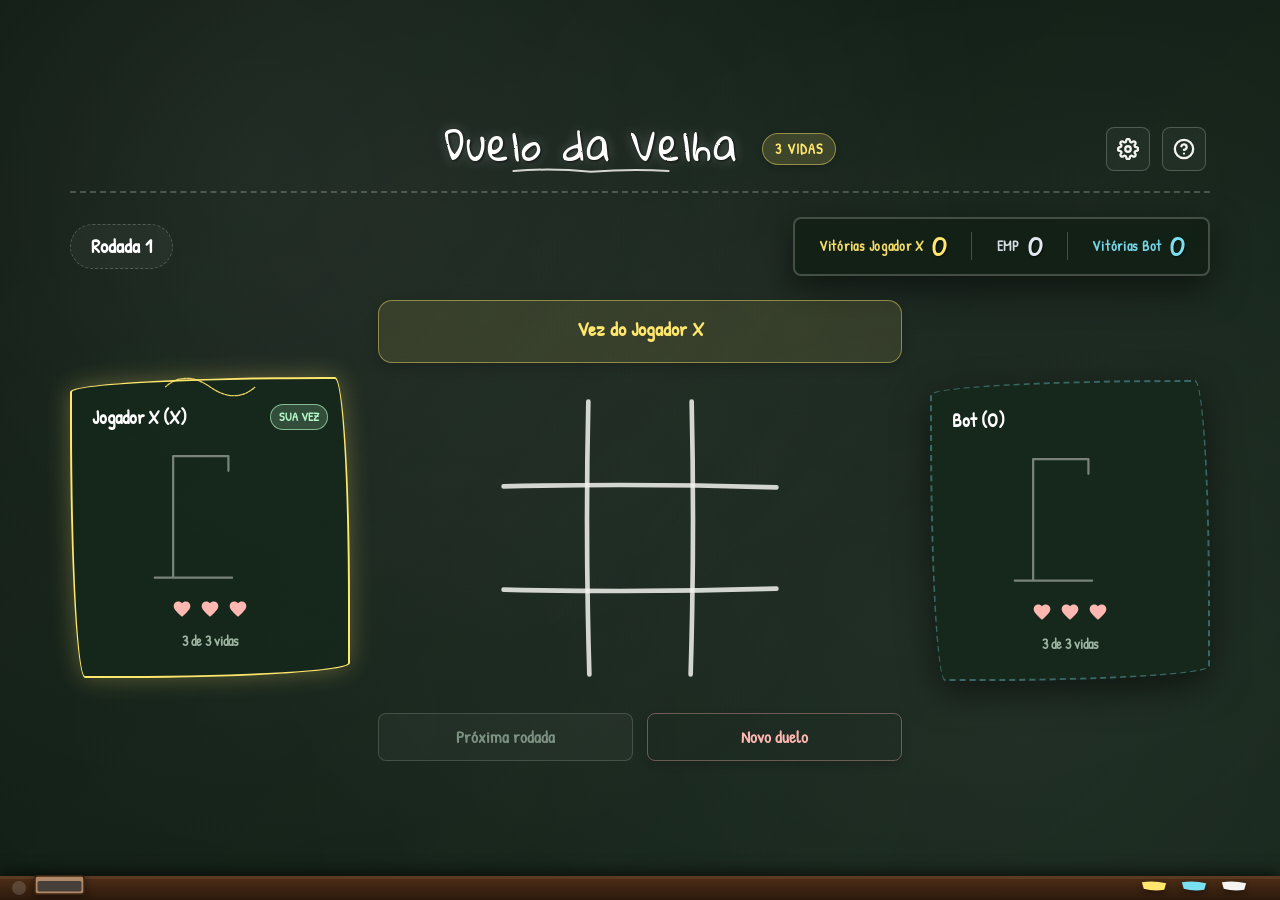
<file: index.html>
<!DOCTYPE html>
<html lang="pt-BR">
<head>
  <meta charset="UTF-8">
  <meta name="viewport" content="width=device-width, initial-scale=1.0">
  <meta name="description" content="Duelo da Velha — Lousa Viva: Jogo da Velha com estética orgânica de lousa escolar, acessibilidade WCAG 2.1 AA e heurísticas de Nielsen.">
  <title>Duelo da Velha — Lousa Viva</title>
  <link rel="preconnect" href="https://fonts.googleapis.com">
  <link rel="preconnect" href="https://fonts.gstatic.com" crossorigin>
  <link href="https://fonts.googleapis.com/css2?family=Caveat:wght@700&family=Gloria+Hallelujah&family=Patrick+Hand&display=swap" rel="stylesheet">
  <link rel="stylesheet" href="styles.css">
  <script src="app.js" defer></script>

</head>
<body>
  <!-- Manchas sutis de poeira de giz (chalk dust smudges) na lousa -->
  <div class="chalk-dust-overlay" aria-hidden="true"></div>

  <!-- Filtro SVG para Textura Porosa de Giz -->
  <svg width="0" height="0" style="position: absolute; pointer-events: none;" aria-hidden="true">
    <filter id="chalkTexture">
      <feTurbulence type="fractalNoise" baseFrequency="0.8" numOctaves="3" result="noise" />
      <feDisplacementMap in="SourceGraphic" in2="noise" scale="1.6" xChannelSelector="R" yChannelSelector="G" />
    </filter>
  </svg>

  <div class="page-wrapper" role="region" aria-label="Quadro-negro do Duelo da Velha">
    <!-- Cabeçalho Principal com Título Manuscrito Real (Sem #) e Centralização por CSS Grid -->
    <header class="main-header" role="banner">
      <div class="header-top">
        <div class="header-left-space" aria-hidden="true"></div>
        <div class="header-center-group">
          <div class="title-container">
            <h1 class="main-title">Duelo da Velha</h1>
            <svg class="chalk-underline" viewBox="0 0 200 10" width="160" height="8" fill="none" stroke="#f4f4f0" stroke-width="2.5" stroke-linecap="round" aria-hidden="true">
              <path d="M 3 5 Q 50 1 100 6 Q 150 2 197 5"></path>
            </svg>
          </div>
          <span class="badge badge-accent" aria-label="Modo 3 Vidas">3 Vidas</span>
        </div>
        <div class="header-actions">
          <button type="button" id="btnOpenSettings" class="btn-icon-action" aria-label="Configurações do Jogo" title="Configurações">
            <svg viewBox="0 0 24 24" fill="none" stroke="currentColor" stroke-width="2.5" stroke-linecap="round" stroke-linejoin="round" aria-hidden="true"><circle cx="12" cy="12" r="3"></circle><path d="M19.4 15a1.65 1.65 0 0 0 .33 1.82l.06.06a2 2 0 0 1 0 2.83 2 2 0 0 1-2.83 0l-.06-.06a1.65 1.65 0 0 0-1.82-.33 1.65 1.65 0 0 0-1 1.51V21a2 2 0 0 1-2 2 2 2 0 0 1-2-2v-.09A1.65 1.65 0 0 0 9 19.4a1.65 1.65 0 0 0-1.82.33l-.06.06a2 2 0 0 1-2.83 0 2 2 0 0 1 0-2.83l.06-.06a1.65 1.65 0 0 0 .33-1.82 1.65 1.65 0 0 0-1.51-1H3a2 2 0 0 1-2-2 2 2 0 0 1 2-2h.09A1.65 1.65 0 0 0 4.6 9a1.65 1.65 0 0 0-.33-1.82l-.06-.06a2 2 0 0 1 0-2.83 2 2 0 0 1 2.83 0l.06.06a1.65 1.65 0 0 0 1.82.33H9a1.65 1.65 0 0 0 1-1.51V3a2 2 0 0 1 2-2 2 2 0 0 1 2 2v.09a1.65 1.65 0 0 0 1 1.51 1.65 1.65 0 0 0 1.82-.33l.06-.06a2 2 0 0 1 2.83 0 2 2 0 0 1 0 2.83l-.06.06a1.65 1.65 0 0 0-.33 1.82V9a1.65 1.65 0 0 0 1.51 1H21a2 2 0 0 1 2 2 2 2 0 0 1-2 2h-.09a1.65 1.65 0 0 0-1.51 1z"></path></svg>
          </button>
          <button type="button" id="btnOpenHelp" class="btn-icon-action" aria-label="Como Jogar / Regras" title="Como Jogar">
            <svg viewBox="0 0 24 24" fill="none" stroke="currentColor" stroke-width="2.5" stroke-linecap="round" stroke-linejoin="round" aria-hidden="true"><circle cx="12" cy="12" r="10"></circle><path d="M9.09 9a3 3 0 0 1 5.83 1c0 2-3 3-3 3"></path><line x1="12" y1="17" x2="12.01" y2="17"></line></svg>
          </button>
        </div>
      </div>
    </header>

    <!-- Área Central da Aplicação -->
    <main class="game-container" id="gameApp" role="main">

      
      <!-- Linha Superior da Arena: Rodada e Placar como Tabela de Giz Riscada à Mão -->
      <div class="arena-header-bar">
        <div class="round-badge" id="roundNumber" aria-live="polite">Rodada 1</div>
        
        <!-- Placar da sessão -->
        <section class="scoreboard chalkboard-table" aria-label="Placar da sessão">
          <div class="score-card score-card-x" id="cardScoreX">
            <span class="score-label">X</span>
            <span class="score-value" id="scoreX" aria-live="polite">0</span>
          </div>
          <div class="score-divider" aria-hidden="true"></div>
          <div class="score-card score-card-draw" id="cardScoreDraw">
            <span class="score-label">EMP</span>
            <span class="score-value" id="scoreDraw" aria-live="polite">0</span>
          </div>
          <div class="score-divider" aria-hidden="true"></div>
          <div class="score-card score-card-o" id="cardScoreO">
            <span class="score-label">O</span>
            <span class="score-value" id="scoreO" aria-live="polite">0</span>
          </div>
        </section>
      </div>

      <!-- Grid Principal do Duelo (Layout Lado a Lado em Desktop) -->
      <div class="duel-layout">
        
        <!-- Card Jogador X com Moldura Orgânica -->
        <section class="duel-panel" aria-label="Vidas do Jogador X">
          <article class="hangman-card hangman-organic hangman-x" id="cardPlayerX">
            <svg class="chalk-scribble-ring" viewBox="0 0 200 80" aria-hidden="true">
              <path d="M 10 40 Q 50 5 100 40 Q 150 75 190 40 Q 150 75 100 40 Q 50 5 10 40" fill="none" stroke="#ffe66d" stroke-width="2.5" stroke-dasharray="4 3"/>
            </svg>
            <div class="player-header-info">
              <h2 id="nameX">Jogador X</h2>
              <span class="turn-badge">Sua vez</span>
            </div>
            <svg id="hangmanX" viewBox="0 0 180 190" aria-hidden="true" class="hangman">
              <path d="M15 180 H120 M40 180 V15 H115 V35" class="scaffold"/>
              <circle data-stage="1" cx="115" cy="55" r="20" style="visibility:hidden"/>
              <g data-stage="2" style="visibility:hidden"><path d="M115 75 V125 M115 85 L85 110 M115 85 L145 110"/></g>
              <g data-stage="3" style="visibility:hidden"><path d="M115 125 L90 160 M115 125 L140 160"/></g>
            </svg>
            <div class="lives-container">
              <div class="hearts-row" id="heartsX" aria-hidden="true">
                <span class="heart active">
                  <svg viewBox="0 0 24 24" width="20" height="20" fill="currentColor"><path d="M12 21.35l-1.45-1.32C5.4 15.36 2 12.28 2 8.5 2 5.42 4.42 3 7.5 3c1.74 0 3.41.81 4.5 2.09C13.09 3.81 14.76 3 16.5 3 19.58 3 22 5.42 22 8.5c0 3.78-3.4 6.86-8.55 11.54L12 21.35z"/></svg>
                </span>
                <span class="heart active">
                  <svg viewBox="0 0 24 24" width="20" height="20" fill="currentColor"><path d="M12 21.35l-1.45-1.32C5.4 15.36 2 12.28 2 8.5 2 5.42 4.42 3 7.5 3c1.74 0 3.41.81 4.5 2.09C13.09 3.81 14.76 3 16.5 3 19.58 3 22 5.42 22 8.5c0 3.78-3.4 6.86-8.55 11.54L12 21.35z"/></svg>
                </span>
                <span class="heart active">
                  <svg viewBox="0 0 24 24" width="20" height="20" fill="currentColor"><path d="M12 21.35l-1.45-1.32C5.4 15.36 2 12.28 2 8.5 2 5.42 4.42 3 7.5 3c1.74 0 3.41.81 4.5 2.09C13.09 3.81 14.76 3 16.5 3 19.58 3 22 5.42 22 8.5c0 3.78-3.4 6.86-8.55 11.54L12 21.35z"/></svg>
                </span>
              </div>
              <p id="livesX" class="lives" aria-live="polite">3 de 3 vidas</p>
            </div>
          </article>
        </section>

        <!-- Arena Central: Status + Tabuleiro + Controles -->
        <div class="center-arena">
          <!-- Banner de Status Dinâmico Escrito na Lousa com Sublinhado de Giz -->
          <section class="status-section" aria-label="Status do jogo">
            <div id="gameStatus" class="status-banner status-x" role="status" aria-live="polite">
              Vez do Jogador X
              <svg class="status-chalk-underline" viewBox="0 0 250 8" width="100%" height="6" fill="none" stroke="currentColor" stroke-width="2" stroke-linecap="round" aria-hidden="true">
                <path d="M 5 4 Q 80 1 150 5 Q 200 2 245 4"></path>
              </svg>
            </div>
          </section>

          <!-- Tabuleiro Jogo da Velha Clássico (#) em Giz -->
          <section class="board-section" aria-label="Área do tabuleiro">
            <div class="board-grid" id="boardGrid" role="grid" aria-label="Tabuleiro do Jogo da Velha com 3 linhas e 3 colunas">
              <!-- Efeito Apagador / Poeira de Giz para Transição -->
              <div class="eraser-dust-wipe" aria-hidden="true"></div>

              <!-- Linhas do Tabuleiro # em Giz -->
              <svg class="chalk-grid-lines" viewBox="0 0 300 300" aria-hidden="true">
                <path d="M 18 100 Q 150 97 282 101" class="chalk-line"/>
                <path d="M 18 200 Q 150 203 282 199" class="chalk-line"/>
                <path d="M 100 18 Q 97 150 101 282" class="chalk-line"/>
                <path d="M 200 18 Q 203 150 199 282" class="chalk-line"/>
              </svg>

              <button type="button" class="cell" data-index="0" data-row="1" data-col="1" aria-label="Linha 1, Coluna 1, vazia"></button>
              <button type="button" class="cell" data-index="1" data-row="1" data-col="2" aria-label="Linha 1, Coluna 2, vazia"></button>
              <button type="button" class="cell" data-index="2" data-row="1" data-col="3" aria-label="Linha 1, Coluna 3, vazia"></button>
              <button type="button" class="cell" data-index="3" data-row="2" data-col="1" aria-label="Linha 2, Coluna 1, vazia"></button>
              <button type="button" class="cell" data-index="4" data-row="2" data-col="2" aria-label="Linha 2, Coluna 2, vazia"></button>
              <button type="button" class="cell" data-index="5" data-row="2" data-col="3" aria-label="Linha 2, Coluna 3, vazia"></button>
              <button type="button" class="cell" data-index="6" data-row="3" data-col="1" aria-label="Linha 3, Coluna 1, vazia"></button>
              <button type="button" class="cell" data-index="7" data-row="3" data-col="2" aria-label="Linha 3, Coluna 2, vazia"></button>
              <button type="button" class="cell" data-index="8" data-row="3" data-col="3" aria-label="Linha 3, Coluna 3, vazia"></button>
            </div>
          </section>

          <!-- Controles de Ação -->
          <section class="actions-section" aria-label="Controles da partida">
            <button type="button" id="btnNewGame" class="btn btn-primary" disabled>
              <svg class="btn-icon" viewBox="0 0 24 24" fill="none" stroke="currentColor" stroke-width="2.5" stroke-linecap="round" stroke-linejoin="round" aria-hidden="true">
                <path d="M21.5 2v6h-6M21.34 15.57a10 10 0 1 1-.57-8.38l5.67-5.67"/>
              </svg>
              Próxima rodada
            </button>
            <button type="button" id="btnResetScores" class="btn btn-outline-danger" aria-label="Iniciar novo duelo com confirmação">
              <svg class="btn-icon" viewBox="0 0 24 24" fill="none" stroke="currentColor" stroke-width="2.5" stroke-linecap="round" stroke-linejoin="round" aria-hidden="true">
                <path d="M3 6h18M19 6v14a2 2 0 0 1-2 2H7a2 2 0 0 1-2-2V6m3 0V4a2 2 0 0 1 2-2h4a2 2 0 0 1 2 2v2"/>
              </svg>
              Novo duelo
            </button>
          </section>
        </div>

        <!-- Card Jogador O com Moldura Orgânica -->
        <section class="duel-panel" aria-label="Vidas do Jogador O">
          <article class="hangman-card hangman-organic hangman-o" id="cardPlayerO">
            <svg class="chalk-scribble-ring" viewBox="0 0 200 80" aria-hidden="true">
              <path d="M 10 40 Q 50 5 100 40 Q 150 75 190 40 Q 150 75 100 40 Q 50 5 10 40" fill="none" stroke="#7bdff2" stroke-width="2.5" stroke-dasharray="4 3"/>
            </svg>
            <div class="player-header-info">
              <h2 id="nameO">Jogador O</h2>
              <span class="turn-badge">Sua vez</span>
            </div>
            <svg id="hangmanO" viewBox="0 0 180 190" aria-hidden="true" class="hangman">
              <path d="M15 180 H120 M40 180 V15 H115 V35" class="scaffold"/>
              <circle data-stage="1" cx="115" cy="55" r="20" style="visibility:hidden"/>
              <g data-stage="2" style="visibility:hidden"><path d="M115 75 V125 M115 85 L85 110 M115 85 L145 110"/></g>
              <g data-stage="3" style="visibility:hidden"><path d="M115 125 L90 160 M115 125 L140 160"/></g>
            </svg>
            <div class="lives-container">
              <div class="hearts-row" id="heartsO" aria-hidden="true">
                <span class="heart active">
                  <svg viewBox="0 0 24 24" width="20" height="20" fill="currentColor"><path d="M12 21.35l-1.45-1.32C5.4 15.36 2 12.28 2 8.5 2 5.42 4.42 3 7.5 3c1.74 0 3.41.81 4.5 2.09C13.09 3.81 14.76 3 16.5 3 19.58 3 22 5.42 22 8.5c0 3.78-3.4 6.86-8.55 11.54L12 21.35z"/></svg>
                </span>
                <span class="heart active">
                  <svg viewBox="0 0 24 24" width="20" height="20" fill="currentColor"><path d="M12 21.35l-1.45-1.32C5.4 15.36 2 12.28 2 8.5 2 5.42 4.42 3 7.5 3c1.74 0 3.41.81 4.5 2.09C13.09 3.81 14.76 3 16.5 3 19.58 3 22 5.42 22 8.5c0 3.78-3.4 6.86-8.55 11.54L12 21.35z"/></svg>
                </span>
                <span class="heart active">
                  <svg viewBox="0 0 24 24" width="20" height="20" fill="currentColor"><path d="M12 21.35l-1.45-1.32C5.4 15.36 2 12.28 2 8.5 2 5.42 4.42 3 7.5 3c1.74 0 3.41.81 4.5 2.09C13.09 3.81 14.76 3 16.5 3 19.58 3 22 5.42 22 8.5c0 3.78-3.4 6.86-8.55 11.54L12 21.35z"/></svg>
                </span>
              </div>
              <p id="livesO" class="lives" aria-live="polite">3 de 3 vidas</p>
            </div>
          </article>
        </section>

      </div>
    </main>

    <!-- Canaleta de Giz e Apagador na Borda Inferior -->
    <div class="chalk-tray" aria-hidden="true">
      <button type="button" id="btnDebugSuddenDeath" class="debug-chalk-speck" title="Debug: Preparar empate Morte Súbita" tabindex="-1" aria-label="Debug: Preparar empate Morte Súbita"></button>
      <button type="button" id="btnSecretDoom" class="eraser secret-doom-trigger" tabindex="-1" aria-label="Apagador da lousa">
        <svg viewBox="0 0 60 25" width="55" height="22" fill="#5c3a21">
        <rect x="2" y="2" width="56" height="21" rx="3" fill="#b08968" stroke="#3d2311" stroke-width="2"/>
        <rect x="5" y="8" width="50" height="12" rx="2" fill="#2d2d2d" opacity="0.8"/>
        </svg>
      </button>
      <div class="chalk-pieces">
        <svg viewBox="0 0 30 12" width="28" height="12"><path d="M2 2 Q 15 0 28 3 L 26 10 Q 15 12 4 9 Z" fill="#ffe66d"/></svg>
        <svg viewBox="0 0 30 12" width="28" height="12"><path d="M2 2 Q 15 0 28 3 L 26 10 Q 15 12 4 9 Z" fill="#7bdff2"/></svg>
        <svg viewBox="0 0 30 12" width="28" height="12"><path d="M2 2 Q 15 0 28 3 L 26 10 Q 15 12 4 9 Z" fill="#f4f4f0"/></svg>
      </div>
    </div>

    <!-- Modal de Configurações -->
    <dialog id="settingsDialog" class="modal-dialog" aria-labelledby="settingsTitle">
      <div class="modal-content blackboard-panel">
        <div class="modal-header">
          <h2 id="settingsTitle" class="modal-title">⚙️ Configurações do Duelo</h2>
          <button type="button" id="btnCloseSettings" class="btn-close" aria-label="Fechar configurações">✕</button>
        </div>
        <div class="modal-body">
          <div class="form-group">
            <label class="form-label">Modo de Jogo</label>
            <div class="mode-toggle">
              <button type="button" id="btnModeBot" class="btn-mode active" aria-pressed="true">Contra Bot (IA)</button>
              <button type="button" id="btnModePvp" class="btn-mode" aria-pressed="false">Dois Jogadores (PvP)</button>
            </div>
          </div>

          <div class="form-group player-names">
            <div class="input-field-group">
              <label for="playerNameX">Nome do Jogador X</label>
              <input id="playerNameX" type="text" maxlength="24" placeholder="Jogador X" autocomplete="off">
            </div>
            <div class="input-field-group" id="playerOField" hidden>
              <label for="playerNameO">Nome do Jogador O</label>
              <input id="playerNameO" type="text" maxlength="24" placeholder="Jogador O" autocomplete="off" disabled>
            </div>
          </div>

          <div class="form-group" id="difficultySection">
            <label for="botDifficulty">Dificuldade do Bot</label>
            <select id="botDifficulty" class="select-styled">
              <option value="easy">Fácil</option>
              <option value="medium" selected>Médio</option>
              <option value="hard">Difícil</option>
            </select>
          </div>
        </div>
        <div class="modal-footer">
          <button type="button" id="btnSaveSettings" class="btn btn-primary">Salvar e Jogar</button>
        </div>
      </div>
    </dialog>

    <!-- Modal de Ajuda / Regras -->
    <dialog id="helpDialog" class="modal-dialog" aria-labelledby="helpTitle">
      <div class="modal-content blackboard-panel">
        <div class="modal-header">
          <h2 id="helpTitle" class="modal-title">❓ Como Jogar o Duelo</h2>
          <button type="button" id="btnCloseHelp" class="btn-close" aria-label="Fechar ajuda">✕</button>
        </div>
        <div class="modal-body">
          <ul class="rules-list">
            <li><strong>Dinâmica de Vidas:</strong> Cada derrota desenha uma parte do seu personagem na forca (1ª: cabeça, 2ª: tronco/braços, 3ª: pernas e fim do duelo).</li>
            <li><strong>Empates:</strong> Empates preservam vidas e alternam quem começa a próxima rodada.</li>
            <li><strong>Turnos:</strong> O símbolo X sempre começa o duelo (e alterna a cada rodada).</li>
            <li><strong>Modo Duplo:</strong> Jogue contra a Inteligência Artificial (com 3 níveis de dificuldade) ou contra um amigo no mesmo dispositivo (PvP).</li>
          </ul>
        </div>
        <div class="modal-footer">
          <button type="button" id="btnOkHelp" class="btn btn-primary">Entendi</button>
        </div>
      </div>
    </dialog>

    <!-- Modal de Confirmação para Novo Duelo -->
    <dialog id="confirmDialog" class="modal-dialog confirm-dialog" aria-labelledby="dialogTitle" aria-describedby="dialogDesc">
      <div class="modal-content blackboard-panel">
        <div class="dialog-icon" aria-hidden="true">⚠️</div>
        <h2 id="dialogTitle" class="dialog-title">Iniciar novo duelo?</h2>
        <p id="dialogDesc" class="dialog-description">
          As vidas, o placar e a rodada atual serão reiniciados. O modo e a dificuldade serão mantidos.
        </p>
        <div class="dialog-actions">
          <button type="button" id="btnCancelReset" class="btn btn-secondary">Cancelar</button>
          <button type="button" id="btnConfirmReset" class="btn btn-danger">Sim, novo duelo</button>
        </div>
      </div>
    </dialog>

  </div>

  <!-- Sincronização UI & Tally Marks Generator -->
  <script>
    document.addEventListener('DOMContentLoaded', () => {
      // Modais
      const settingsDialog = document.getElementById('settingsDialog');
      const helpDialog = document.getElementById('helpDialog');
      const btnOpenSettings = document.getElementById('btnOpenSettings');
      const btnCloseSettings = document.getElementById('btnCloseSettings');
      const btnSaveSettings = document.getElementById('btnSaveSettings');
      const btnOpenHelp = document.getElementById('btnOpenHelp');
      const btnCloseHelp = document.getElementById('btnCloseHelp');
      const btnOkHelp = document.getElementById('btnOkHelp');

      btnOpenSettings?.addEventListener('click', () => settingsDialog?.showModal());
      btnCloseSettings?.addEventListener('click', () => settingsDialog?.close());
      btnSaveSettings?.addEventListener('click', () => settingsDialog?.close());

      btnOpenHelp?.addEventListener('click', () => helpDialog?.showModal());
      btnCloseHelp?.addEventListener('click', () => helpDialog?.close());
      btnOkHelp?.addEventListener('click', () => helpDialog?.close());

      // Sincronizador de vidas (corações SVG) e turno ativo
      const gameStatus = document.getElementById('gameStatus');
      const cardPlayerX = document.getElementById('cardPlayerX');
      const cardPlayerO = document.getElementById('cardPlayerO');
      const livesX = document.getElementById('livesX');
      const livesO = document.getElementById('livesO');
      const heartsX = document.getElementById('heartsX');
      const heartsO = document.getElementById('heartsO');
      const scoreXEl = document.getElementById('scoreX');
      const scoreOEl = document.getElementById('scoreO');

      function updateHearts(livesEl, heartsContainer) {
        if (!livesEl || !heartsContainer) return;
        const text = livesEl.textContent || '';
        const match = text.match(/(\d+)/);
        const count = match ? parseInt(match[1], 10) : 3;
        const hearts = heartsContainer.querySelectorAll('.heart');
        hearts.forEach((heart, idx) => {
          if (idx < count) {
            heart.classList.add('active');
            const svg = heart.querySelector('svg');
            if (svg) svg.style.opacity = '1';
          } else {
            heart.classList.remove('active');
            const svg = heart.querySelector('svg');
            if (svg) svg.style.opacity = '0.3';
          }
        });
      }

      function updateTurnHighlight() {
        if (!gameStatus) return;
        const isX = gameStatus.classList.contains('status-x');
        const isO = gameStatus.classList.contains('status-o');
        if (isX) {
          cardPlayerX?.classList.add('active-turn');
          cardPlayerO?.classList.remove('active-turn');
        } else if (isO) {
          cardPlayerO?.classList.add('active-turn');
          cardPlayerX?.classList.remove('active-turn');
        } else {
          cardPlayerX?.classList.remove('active-turn');
          cardPlayerO?.classList.remove('active-turn');
        }
      }

      const observer = new MutationObserver(() => {
        updateHearts(livesX, heartsX);
        updateHearts(livesO, heartsO);
        updateTurnHighlight();
      });

      if (gameStatus) observer.observe(gameStatus, { attributes: true, attributeFilter: ['class'], childList: true, characterData: true, subtree: true });
      if (livesX) observer.observe(livesX, { childList: true, characterData: true, subtree: true });
      if (livesO) observer.observe(livesO, { childList: true, characterData: true, subtree: true });
      if (scoreXEl) observer.observe(scoreXEl, { childList: true, characterData: true, subtree: true });
      if (scoreOEl) observer.observe(scoreOEl, { childList: true, characterData: true, subtree: true });

      updateHearts(livesX, heartsX);
      updateHearts(livesO, heartsO);
      updateTurnHighlight();
    });
  </script>

  <!-- Easter Egg Overlay (Fade to Black + Video + Controls) -->
  <div id="easterEggOverlay" class="easter-egg-overlay" hidden aria-hidden="true">
    <div id="easterEggMessage" class="easter-egg-chalk-msg" aria-live="assertive">Empate até na Morte Súbita?! Você quebrou o sistema...</div>
    <div id="easterEggVideoContainer" class="easter-egg-video-container" hidden>
      <video id="easterEggVideo" src="./assets/easter-egg.mp4" playsinline preload="auto"></video>
      <button type="button" id="btnWakeUp" class="btn-easter-egg-wakeup" style="display: none;">🔊 Ativar som</button>
      <button type="button" id="btnExitEasterEgg" class="btn-easter-egg-exit" aria-label="Sair do easter egg e iniciar novo duelo">Voltar ao Duelo</button>
    </div>
  </div>

  

<!-- Tela Secreta do DOOM (Separada do Easter Egg de vídeo) -->
<div id="doomOverlay" class="doom-overlay" hidden aria-hidden="true">
  <div id="doomContainer" class="doom-container"></div>
  <button type="button" id="btnExitDoom" class="btn-easter-egg-exit visible" aria-label="Fechar DOOM e voltar ao jogo">
    Voltar ao Duelo
  </button>
</div>

</body>
</html>
</file>
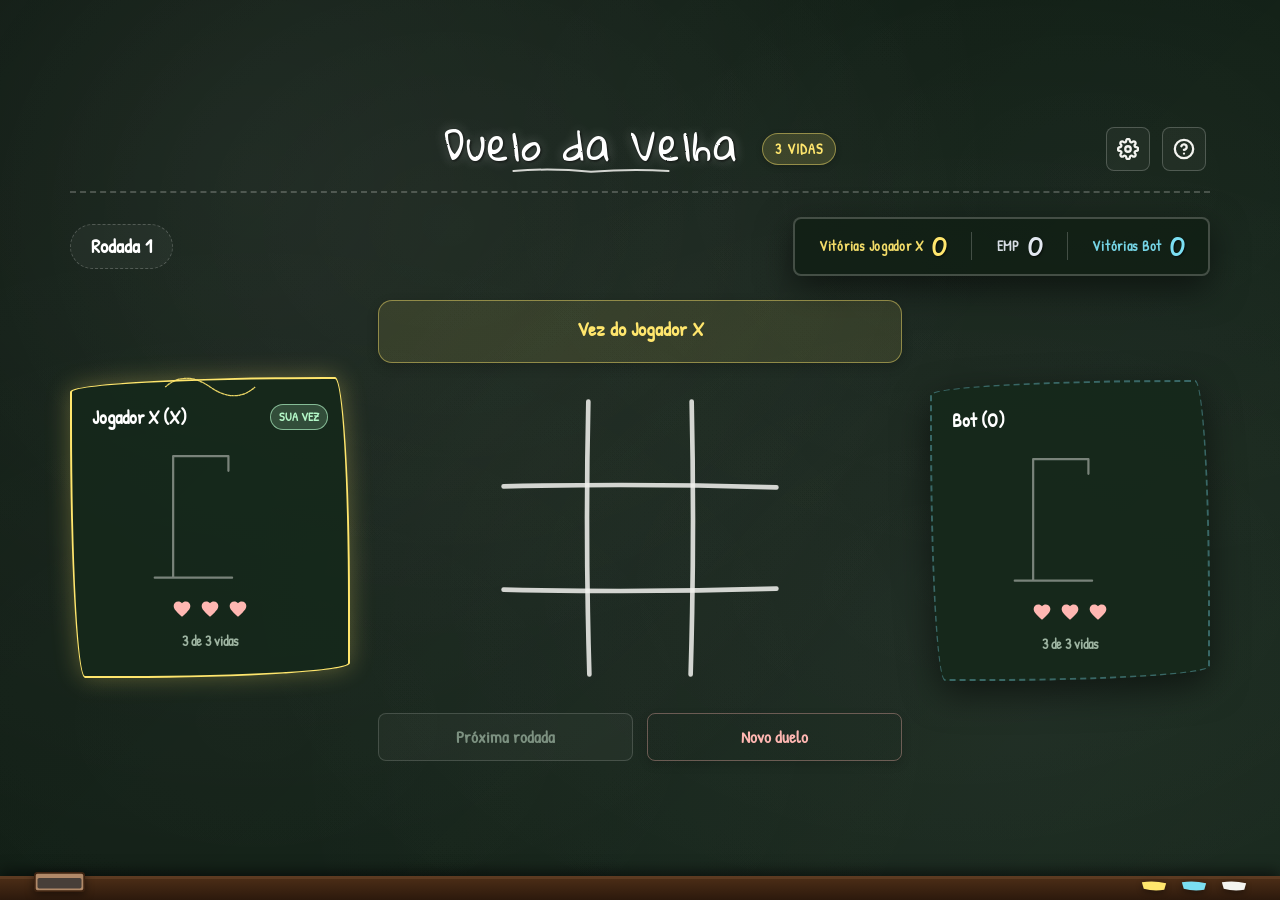
<file: jogo-da-velha-mvc/index.html>
<!DOCTYPE html>
<html lang="pt-BR">
<head>
  <meta charset="UTF-8">
  <meta name="viewport" content="width=device-width, initial-scale=1.0">
  <meta name="description" content="Duelo da Velha — Lousa Viva: Jogo da Velha com estética orgânica de lousa escolar, acessibilidade WCAG 2.1 AA e heurísticas de Nielsen.">
  <title>Duelo da Velha — Lousa Viva</title>
  <link rel="preconnect" href="https://fonts.googleapis.com">
  <link rel="preconnect" href="https://fonts.gstatic.com" crossorigin>
  <link href="https://fonts.googleapis.com/css2?family=Caveat:wght@700&family=Gloria+Hallelujah&family=Patrick+Hand&display=swap" rel="stylesheet">
  <link rel="stylesheet" href="styles.css">
  <script src="app.js" defer></script>
</head>
<body>
  <!-- Manchas sutis de poeira de giz (chalk dust smudges) na lousa -->
  <div class="chalk-dust-overlay" aria-hidden="true"></div>

  <!-- Filtro SVG para Textura Porosa de Giz -->
  <svg width="0" height="0" style="position: absolute; pointer-events: none;" aria-hidden="true">
    <filter id="chalkTexture">
      <feTurbulence type="fractalNoise" baseFrequency="0.8" numOctaves="3" result="noise" />
      <feDisplacementMap in="SourceGraphic" in2="noise" scale="1.6" xChannelSelector="R" yChannelSelector="G" />
    </filter>
  </svg>

  <div class="page-wrapper" role="region" aria-label="Quadro-negro do Duelo da Velha">
    <!-- Cabeçalho Principal com Título Manuscrito Real (Sem #) e Centralização por CSS Grid -->
    <header class="main-header" role="banner">
      <div class="header-top">
        <div class="header-left-space" aria-hidden="true"></div>
        <div class="header-center-group">
          <div class="title-container">
            <h1 class="main-title">Duelo da Velha</h1>
            <svg class="chalk-underline" viewBox="0 0 200 10" width="160" height="8" fill="none" stroke="#f4f4f0" stroke-width="2.5" stroke-linecap="round" aria-hidden="true">
              <path d="M 3 5 Q 50 1 100 6 Q 150 2 197 5"></path>
            </svg>
          </div>
          <span class="badge badge-accent" aria-label="Modo 3 Vidas">3 Vidas</span>
        </div>
        <div class="header-actions">
          <button type="button" id="btnOpenSettings" class="btn-icon-action" aria-label="Configurações do Jogo" title="Configurações">
            <svg viewBox="0 0 24 24" fill="none" stroke="currentColor" stroke-width="2.5" stroke-linecap="round" stroke-linejoin="round" aria-hidden="true"><circle cx="12" cy="12" r="3"></circle><path d="M19.4 15a1.65 1.65 0 0 0 .33 1.82l.06.06a2 2 0 0 1 0 2.83 2 2 0 0 1-2.83 0l-.06-.06a1.65 1.65 0 0 0-1.82-.33 1.65 1.65 0 0 0-1 1.51V21a2 2 0 0 1-2 2 2 2 0 0 1-2-2v-.09A1.65 1.65 0 0 0 9 19.4a1.65 1.65 0 0 0-1.82.33l-.06.06a2 2 0 0 1-2.83 0 2 2 0 0 1 0-2.83l.06-.06a1.65 1.65 0 0 0 .33-1.82 1.65 1.65 0 0 0-1.51-1H3a2 2 0 0 1-2-2 2 2 0 0 1 2-2h.09A1.65 1.65 0 0 0 4.6 9a1.65 1.65 0 0 0-.33-1.82l-.06-.06a2 2 0 0 1 0-2.83 2 2 0 0 1 2.83 0l.06.06a1.65 1.65 0 0 0 1.82.33H9a1.65 1.65 0 0 0 1-1.51V3a2 2 0 0 1 2-2 2 2 0 0 1 2 2v.09a1.65 1.65 0 0 0 1 1.51 1.65 1.65 0 0 0 1.82-.33l.06-.06a2 2 0 0 1 2.83 0 2 2 0 0 1 0 2.83l-.06.06a1.65 1.65 0 0 0-.33 1.82V9a1.65 1.65 0 0 0 1.51 1H21a2 2 0 0 1 2 2 2 2 0 0 1-2 2h-.09a1.65 1.65 0 0 0-1.51 1z"></path></svg>
          </button>
          <button type="button" id="btnOpenHelp" class="btn-icon-action" aria-label="Como Jogar / Regras" title="Como Jogar">
            <svg viewBox="0 0 24 24" fill="none" stroke="currentColor" stroke-width="2.5" stroke-linecap="round" stroke-linejoin="round" aria-hidden="true"><circle cx="12" cy="12" r="10"></circle><path d="M9.09 9a3 3 0 0 1 5.83 1c0 2-3 3-3 3"></path><line x1="12" y1="17" x2="12.01" y2="17"></line></svg>
          </button>
        </div>
      </div>
    </header>

    <!-- Área Central da Aplicação -->
    <main class="game-container" id="gameApp" role="main">
      
      <!-- Linha Superior da Arena: Rodada e Placar como Tabela de Giz Riscada à Mão -->
      <div class="arena-header-bar">
        <div class="round-badge" id="roundNumber" aria-live="polite">Rodada 1</div>
        
        <!-- Placar da sessão -->
        <section class="scoreboard chalkboard-table" aria-label="Placar da sessão">
          <div class="score-card score-card-x" id="cardScoreX">
            <span class="score-label">X</span>
            <span class="score-value" id="scoreX" aria-live="polite">0</span>
          </div>
          <div class="score-divider" aria-hidden="true"></div>
          <div class="score-card score-card-draw" id="cardScoreDraw">
            <span class="score-label">EMP</span>
            <span class="score-value" id="scoreDraw" aria-live="polite">0</span>
          </div>
          <div class="score-divider" aria-hidden="true"></div>
          <div class="score-card score-card-o" id="cardScoreO">
            <span class="score-label">O</span>
            <span class="score-value" id="scoreO" aria-live="polite">0</span>
          </div>
        </section>
      </div>

      <!-- Grid Principal do Duelo (Layout Lado a Lado em Desktop) -->
      <div class="duel-layout">
        
        <!-- Card Jogador X com Moldura Orgânica -->
        <section class="duel-panel" aria-label="Vidas do Jogador X">
          <article class="hangman-card hangman-organic hangman-x" id="cardPlayerX">
            <svg class="chalk-scribble-ring" viewBox="0 0 200 80" aria-hidden="true">
              <path d="M 10 40 Q 50 5 100 40 Q 150 75 190 40 Q 150 75 100 40 Q 50 5 10 40" fill="none" stroke="#ffe66d" stroke-width="2.5" stroke-dasharray="4 3"/>
            </svg>
            <div class="player-header-info">
              <h2 id="nameX">Jogador X</h2>
              <span class="turn-badge">Sua vez</span>
            </div>
            <svg id="hangmanX" viewBox="0 0 180 190" aria-hidden="true" class="hangman">
              <path d="M15 180 H120 M40 180 V15 H115 V35" class="scaffold"/>
              <circle data-stage="1" cx="115" cy="55" r="20" style="visibility:hidden"/>
              <g data-stage="2" style="visibility:hidden"><path d="M115 75 V125 M115 85 L85 110 M115 85 L145 110"/></g>
              <g data-stage="3" style="visibility:hidden"><path d="M115 125 L90 160 M115 125 L140 160"/></g>
            </svg>
            <div class="lives-container">
              <div class="hearts-row" id="heartsX" aria-hidden="true">
                <span class="heart active">
                  <svg viewBox="0 0 24 24" width="20" height="20" fill="currentColor"><path d="M12 21.35l-1.45-1.32C5.4 15.36 2 12.28 2 8.5 2 5.42 4.42 3 7.5 3c1.74 0 3.41.81 4.5 2.09C13.09 3.81 14.76 3 16.5 3 19.58 3 22 5.42 22 8.5c0 3.78-3.4 6.86-8.55 11.54L12 21.35z"/></svg>
                </span>
                <span class="heart active">
                  <svg viewBox="0 0 24 24" width="20" height="20" fill="currentColor"><path d="M12 21.35l-1.45-1.32C5.4 15.36 2 12.28 2 8.5 2 5.42 4.42 3 7.5 3c1.74 0 3.41.81 4.5 2.09C13.09 3.81 14.76 3 16.5 3 19.58 3 22 5.42 22 8.5c0 3.78-3.4 6.86-8.55 11.54L12 21.35z"/></svg>
                </span>
                <span class="heart active">
                  <svg viewBox="0 0 24 24" width="20" height="20" fill="currentColor"><path d="M12 21.35l-1.45-1.32C5.4 15.36 2 12.28 2 8.5 2 5.42 4.42 3 7.5 3c1.74 0 3.41.81 4.5 2.09C13.09 3.81 14.76 3 16.5 3 19.58 3 22 5.42 22 8.5c0 3.78-3.4 6.86-8.55 11.54L12 21.35z"/></svg>
                </span>
              </div>
              <p id="livesX" class="lives" aria-live="polite">3 de 3 vidas</p>
            </div>
          </article>
        </section>

        <!-- Arena Central: Status + Tabuleiro + Controles -->
        <div class="center-arena">
          <!-- Banner de Status Dinâmico Escrito na Lousa com Sublinhado de Giz -->
          <section class="status-section" aria-label="Status do jogo">
            <div id="gameStatus" class="status-banner status-x" role="status" aria-live="polite">
              Vez do Jogador X
              <svg class="status-chalk-underline" viewBox="0 0 250 8" width="100%" height="6" fill="none" stroke="currentColor" stroke-width="2" stroke-linecap="round" aria-hidden="true">
                <path d="M 5 4 Q 80 1 150 5 Q 200 2 245 4"></path>
              </svg>
            </div>
          </section>

          <!-- Tabuleiro Jogo da Velha Clássico (#) em Giz -->
          <section class="board-section" aria-label="Área do tabuleiro">
            <div class="board-grid" id="boardGrid" role="grid" aria-label="Tabuleiro do Jogo da Velha com 3 linhas e 3 colunas">
              <!-- Efeito Apagador / Poeira de Giz para Transição -->
              <div class="eraser-dust-wipe" aria-hidden="true"></div>

              <!-- Linhas do Tabuleiro # em Giz -->
              <svg class="chalk-grid-lines" viewBox="0 0 300 300" aria-hidden="true">
                <path d="M 18 100 Q 150 97 282 101" class="chalk-line"/>
                <path d="M 18 200 Q 150 203 282 199" class="chalk-line"/>
                <path d="M 100 18 Q 97 150 101 282" class="chalk-line"/>
                <path d="M 200 18 Q 203 150 199 282" class="chalk-line"/>
              </svg>

              <button type="button" class="cell" data-index="0" data-row="1" data-col="1" aria-label="Linha 1, Coluna 1, vazia"></button>
              <button type="button" class="cell" data-index="1" data-row="1" data-col="2" aria-label="Linha 1, Coluna 2, vazia"></button>
              <button type="button" class="cell" data-index="2" data-row="1" data-col="3" aria-label="Linha 1, Coluna 3, vazia"></button>
              <button type="button" class="cell" data-index="3" data-row="2" data-col="1" aria-label="Linha 2, Coluna 1, vazia"></button>
              <button type="button" class="cell" data-index="4" data-row="2" data-col="2" aria-label="Linha 2, Coluna 2, vazia"></button>
              <button type="button" class="cell" data-index="5" data-row="2" data-col="3" aria-label="Linha 2, Coluna 3, vazia"></button>
              <button type="button" class="cell" data-index="6" data-row="3" data-col="1" aria-label="Linha 3, Coluna 1, vazia"></button>
              <button type="button" class="cell" data-index="7" data-row="3" data-col="2" aria-label="Linha 3, Coluna 2, vazia"></button>
              <button type="button" class="cell" data-index="8" data-row="3" data-col="3" aria-label="Linha 3, Coluna 3, vazia"></button>
            </div>
          </section>

          <!-- Controles de Ação -->
          <section class="actions-section" aria-label="Controles da partida">
            <button type="button" id="btnNewGame" class="btn btn-primary" disabled>
              <svg class="btn-icon" viewBox="0 0 24 24" fill="none" stroke="currentColor" stroke-width="2.5" stroke-linecap="round" stroke-linejoin="round" aria-hidden="true">
                <path d="M21.5 2v6h-6M21.34 15.57a10 10 0 1 1-.57-8.38l5.67-5.67"/>
              </svg>
              Próxima rodada
            </button>
            <button type="button" id="btnResetScores" class="btn btn-outline-danger" aria-label="Iniciar novo duelo com confirmação">
              <svg class="btn-icon" viewBox="0 0 24 24" fill="none" stroke="currentColor" stroke-width="2.5" stroke-linecap="round" stroke-linejoin="round" aria-hidden="true">
                <path d="M3 6h18M19 6v14a2 2 0 0 1-2 2H7a2 2 0 0 1-2-2V6m3 0V4a2 2 0 0 1 2-2h4a2 2 0 0 1 2 2v2"/>
              </svg>
              Novo duelo
            </button>
          </section>
        </div>

        <!-- Card Jogador O com Moldura Orgânica -->
        <section class="duel-panel" aria-label="Vidas do Jogador O">
          <article class="hangman-card hangman-organic hangman-o" id="cardPlayerO">
            <svg class="chalk-scribble-ring" viewBox="0 0 200 80" aria-hidden="true">
              <path d="M 10 40 Q 50 5 100 40 Q 150 75 190 40 Q 150 75 100 40 Q 50 5 10 40" fill="none" stroke="#7bdff2" stroke-width="2.5" stroke-dasharray="4 3"/>
            </svg>
            <div class="player-header-info">
              <h2 id="nameO">Jogador O</h2>
              <span class="turn-badge">Sua vez</span>
            </div>
            <svg id="hangmanO" viewBox="0 0 180 190" aria-hidden="true" class="hangman">
              <path d="M15 180 H120 M40 180 V15 H115 V35" class="scaffold"/>
              <circle data-stage="1" cx="115" cy="55" r="20" style="visibility:hidden"/>
              <g data-stage="2" style="visibility:hidden"><path d="M115 75 V125 M115 85 L85 110 M115 85 L145 110"/></g>
              <g data-stage="3" style="visibility:hidden"><path d="M115 125 L90 160 M115 125 L140 160"/></g>
            </svg>
            <div class="lives-container">
              <div class="hearts-row" id="heartsO" aria-hidden="true">
                <span class="heart active">
                  <svg viewBox="0 0 24 24" width="20" height="20" fill="currentColor"><path d="M12 21.35l-1.45-1.32C5.4 15.36 2 12.28 2 8.5 2 5.42 4.42 3 7.5 3c1.74 0 3.41.81 4.5 2.09C13.09 3.81 14.76 3 16.5 3 19.58 3 22 5.42 22 8.5c0 3.78-3.4 6.86-8.55 11.54L12 21.35z"/></svg>
                </span>
                <span class="heart active">
                  <svg viewBox="0 0 24 24" width="20" height="20" fill="currentColor"><path d="M12 21.35l-1.45-1.32C5.4 15.36 2 12.28 2 8.5 2 5.42 4.42 3 7.5 3c1.74 0 3.41.81 4.5 2.09C13.09 3.81 14.76 3 16.5 3 19.58 3 22 5.42 22 8.5c0 3.78-3.4 6.86-8.55 11.54L12 21.35z"/></svg>
                </span>
                <span class="heart active">
                  <svg viewBox="0 0 24 24" width="20" height="20" fill="currentColor"><path d="M12 21.35l-1.45-1.32C5.4 15.36 2 12.28 2 8.5 2 5.42 4.42 3 7.5 3c1.74 0 3.41.81 4.5 2.09C13.09 3.81 14.76 3 16.5 3 19.58 3 22 5.42 22 8.5c0 3.78-3.4 6.86-8.55 11.54L12 21.35z"/></svg>
                </span>
              </div>
              <p id="livesO" class="lives" aria-live="polite">3 de 3 vidas</p>
            </div>
          </article>
        </section>

      </div>
    </main>

    <!-- Canaleta de Giz e Apagador na Borda Inferior -->
    <div class="chalk-tray" aria-hidden="true">
      <div class="eraser">
        <svg viewBox="0 0 60 25" width="55" height="22" fill="#5c3a21">
          <rect x="2" y="2" width="56" height="21" rx="3" fill="#b08968" stroke="#3d2311" stroke-width="2"/>
          <rect x="5" y="8" width="50" height="12" rx="2" fill="#2d2d2d" opacity="0.8"/>
        </svg>
      </div>
      <div class="chalk-pieces">
        <svg viewBox="0 0 30 12" width="28" height="12"><path d="M2 2 Q 15 0 28 3 L 26 10 Q 15 12 4 9 Z" fill="#ffe66d"/></svg>
        <svg viewBox="0 0 30 12" width="28" height="12"><path d="M2 2 Q 15 0 28 3 L 26 10 Q 15 12 4 9 Z" fill="#7bdff2"/></svg>
        <svg viewBox="0 0 30 12" width="28" height="12"><path d="M2 2 Q 15 0 28 3 L 26 10 Q 15 12 4 9 Z" fill="#f4f4f0"/></svg>
      </div>
    </div>

    <!-- Modal de Configurações -->
    <dialog id="settingsDialog" class="modal-dialog" aria-labelledby="settingsTitle">
      <div class="modal-content blackboard-panel">
        <div class="modal-header">
          <h2 id="settingsTitle" class="modal-title">⚙️ Configurações do Duelo</h2>
          <button type="button" id="btnCloseSettings" class="btn-close" aria-label="Fechar configurações">✕</button>
        </div>
        <div class="modal-body">
          <div class="form-group">
            <label class="form-label">Modo de Jogo</label>
            <div class="mode-toggle">
              <button type="button" id="btnModeBot" class="btn-mode active" aria-pressed="true">Contra Bot (IA)</button>
              <button type="button" id="btnModePvp" class="btn-mode" aria-pressed="false">Dois Jogadores (PvP)</button>
            </div>
          </div>

          <div class="form-group player-names">
            <div class="input-field-group">
              <label for="playerNameX">Nome do Jogador X</label>
              <input id="playerNameX" type="text" maxlength="24" placeholder="Jogador X" autocomplete="off">
            </div>
            <div class="input-field-group" id="playerOField" hidden>
              <label for="playerNameO">Nome do Jogador O</label>
              <input id="playerNameO" type="text" maxlength="24" placeholder="Jogador O" autocomplete="off" disabled>
            </div>
          </div>

          <div class="form-group" id="difficultySection">
            <label for="botDifficulty">Dificuldade do Bot</label>
            <select id="botDifficulty" class="select-styled">
              <option value="easy">Fácil</option>
              <option value="medium" selected>Médio</option>
              <option value="hard">Difícil</option>
            </select>
          </div>
        </div>
        <div class="modal-footer">
          <button type="button" id="btnSaveSettings" class="btn btn-primary">Salvar e Jogar</button>
        </div>
      </div>
    </dialog>

    <!-- Modal de Ajuda / Regras -->
    <dialog id="helpDialog" class="modal-dialog" aria-labelledby="helpTitle">
      <div class="modal-content blackboard-panel">
        <div class="modal-header">
          <h2 id="helpTitle" class="modal-title">❓ Como Jogar o Duelo</h2>
          <button type="button" id="btnCloseHelp" class="btn-close" aria-label="Fechar ajuda">✕</button>
        </div>
        <div class="modal-body">
          <ul class="rules-list">
            <li><strong>Dinâmica de Vidas:</strong> Cada derrota desenha uma parte do seu personagem na forca (1ª: cabeça, 2ª: tronco/braços, 3ª: pernas e fim do duelo).</li>
            <li><strong>Empates:</strong> Empates preservam vidas e alternam quem começa a próxima rodada.</li>
            <li><strong>Turnos:</strong> O símbolo X sempre começa o duelo (e alterna a cada rodada).</li>
            <li><strong>Modo Duplo:</strong> Jogue contra a Inteligência Artificial (com 3 níveis de dificuldade) ou contra um amigo no mesmo dispositivo (PvP).</li>
          </ul>
        </div>
        <div class="modal-footer">
          <button type="button" id="btnOkHelp" class="btn btn-primary">Entendi</button>
        </div>
      </div>
    </dialog>

    <!-- Modal de Confirmação para Novo Duelo -->
    <dialog id="confirmDialog" class="modal-dialog confirm-dialog" aria-labelledby="dialogTitle" aria-describedby="dialogDesc">
      <div class="modal-content blackboard-panel">
        <div class="dialog-icon" aria-hidden="true">⚠️</div>
        <h2 id="dialogTitle" class="dialog-title">Iniciar novo duelo?</h2>
        <p id="dialogDesc" class="dialog-description">
          As vidas, o placar e a rodada atual serão reiniciados. O modo e a dificuldade serão mantidos.
        </p>
        <div class="dialog-actions">
          <button type="button" id="btnCancelReset" class="btn btn-secondary">Cancelar</button>
          <button type="button" id="btnConfirmReset" class="btn btn-danger">Sim, novo duelo</button>
        </div>
      </div>
    </dialog>

  </div>

  <!-- Sincronização UI & Tally Marks Generator -->
  <script>
    document.addEventListener('DOMContentLoaded', () => {
      // Modais
      const settingsDialog = document.getElementById('settingsDialog');
      const helpDialog = document.getElementById('helpDialog');
      const btnOpenSettings = document.getElementById('btnOpenSettings');
      const btnCloseSettings = document.getElementById('btnCloseSettings');
      const btnSaveSettings = document.getElementById('btnSaveSettings');
      const btnOpenHelp = document.getElementById('btnOpenHelp');
      const btnCloseHelp = document.getElementById('btnCloseHelp');
      const btnOkHelp = document.getElementById('btnOkHelp');

      btnOpenSettings?.addEventListener('click', () => settingsDialog?.showModal());
      btnCloseSettings?.addEventListener('click', () => settingsDialog?.close());
      btnSaveSettings?.addEventListener('click', () => settingsDialog?.close());

      btnOpenHelp?.addEventListener('click', () => helpDialog?.showModal());
      btnCloseHelp?.addEventListener('click', () => helpDialog?.close());
      btnOkHelp?.addEventListener('click', () => helpDialog?.close());

      // Sincronizador de vidas (corações SVG) e turno ativo
      const gameStatus = document.getElementById('gameStatus');
      const cardPlayerX = document.getElementById('cardPlayerX');
      const cardPlayerO = document.getElementById('cardPlayerO');
      const livesX = document.getElementById('livesX');
      const livesO = document.getElementById('livesO');
      const heartsX = document.getElementById('heartsX');
      const heartsO = document.getElementById('heartsO');
      const scoreXEl = document.getElementById('scoreX');
      const scoreOEl = document.getElementById('scoreO');

      const heartSvgActive = '<svg viewBox="0 0 24 24" width="20" height="20" fill="currentColor"><path d="M12 21.35l-1.45-1.32C5.4 15.36 2 12.28 2 8.5 2 5.42 4.42 3 7.5 3c1.74 0 3.41.81 4.5 2.09C13.09 3.81 14.76 3 16.5 3 19.58 3 22 5.42 22 8.5c0 3.78-3.4 6.86-8.55 11.54L12 21.35z"/></svg>';
      const heartSvgInactive = '<svg viewBox="0 0 24 24" width="20" height="20" fill="currentColor" opacity="0.3"><path d="M12 21.35l-1.45-1.32C5.4 15.36 2 12.28 2 8.5 2 5.42 4.42 3 7.5 3c1.74 0 3.41.81 4.5 2.09C13.09 3.81 14.76 3 16.5 3 19.58 3 22 5.42 22 8.5c0 3.78-3.4 6.86-8.55 11.54L12 21.35z"/></svg>';

      function updateHearts(livesEl, heartsContainer) {
        if (!livesEl || !heartsContainer) return;
        const text = livesEl.textContent || '';
        const match = text.match(/(\d+)/);
        const count = match ? parseInt(match[1], 10) : 3;
        const hearts = heartsContainer.querySelectorAll('.heart');
        hearts.forEach((heart, idx) => {
          if (idx < count) {
            heart.classList.add('active');
            heart.innerHTML = heartSvgActive;
          } else {
            heart.classList.remove('active');
            heart.innerHTML = heartSvgInactive;
          }
        });
      }

      function updateTurnHighlight() {
        if (!gameStatus) return;
        const isX = gameStatus.classList.contains('status-x');
        const isO = gameStatus.classList.contains('status-o');
        if (isX) {
          cardPlayerX?.classList.add('active-turn');
          cardPlayerO?.classList.remove('active-turn');
        } else if (isO) {
          cardPlayerO?.classList.add('active-turn');
          cardPlayerX?.classList.remove('active-turn');
        } else {
          cardPlayerX?.classList.remove('active-turn');
          cardPlayerO?.classList.remove('active-turn');
        }
      }

      const observer = new MutationObserver(() => {
        updateHearts(livesX, heartsX);
        updateHearts(livesO, heartsO);
        updateTurnHighlight();
      });

      if (gameStatus) observer.observe(gameStatus, { attributes: true, attributeFilter: ['class'], childList: true, characterData: true, subtree: true });
      if (livesX) observer.observe(livesX, { childList: true, characterData: true, subtree: true });
      if (livesO) observer.observe(livesO, { childList: true, characterData: true, subtree: true });
      if (scoreXEl) observer.observe(scoreXEl, { childList: true, characterData: true, subtree: true });
      if (scoreOEl) observer.observe(scoreOEl, { childList: true, characterData: true, subtree: true });

      updateHearts(livesX, heartsX);
      updateHearts(livesO, heartsO);
      updateTurnHighlight();
    });
  </script>

  <!-- Easter Egg Overlay (Fade to Black + YouTube + Controls) -->
  <div id="easterEggOverlay" class="easter-egg-overlay" hidden aria-hidden="true">
    <div id="easterEggMessage" class="easter-egg-chalk-msg" aria-live="assertive">Empate até na Morte Súbita?! Você quebrou o sistema...</div>
    <div id="easterEggVideoContainer" class="easter-egg-video-container" hidden>
      <iframe id="easterEggIframe" src="" title="Easter Egg YouTube Video" allow="autoplay; encrypted-media" allowfullscreen></iframe>
      <button type="button" id="btnWakeUp" class="btn-easter-egg-wakeup">▶ Acordar...</button>
      <button type="button" id="btnExitEasterEgg" class="btn-easter-egg-exit" aria-label="Sair do easter egg e iniciar novo duelo">Voltar ao Duelo</button>
    </div>
  </div>
</body>
</html>
</file>
<file: styles.css>
/* ==========================================================================
   Duelo da Velha — Estética de Lousa Escolar Viva, Orgânica e Dinâmica
   Acessibilidade (WCAG 2.1 AA) & Heurísticas de Usabilidade (Nielsen)
   ========================================================================== */

:root {
  /* Cores Lousa e Giz Autênticas */
  --chalk-bg: #142419;
  --chalk-bg-dark: #0a140e;
  --chalk-surface: rgba(20, 36, 25, 0.96);
  --chalk-surface-solid: #1b3323;
  --chalk-surface-hover: #223f2b;
  --chalk-border: rgba(244, 244, 240, 0.22);
  --chalk-border-strong: rgba(244, 244, 240, 0.6);

  /* Tipografia Estilo Giz & Manuscrita Real (Gloria Hallelujah / Caveat) */
  --font-title: 'Gloria Hallelujah', 'Caveat', cursive, sans-serif;
  --font-chalk: 'Patrick Hand', cursive, sans-serif;

  --chalk-text: #f4f4f0;
  --chalk-muted: #9eb5a2;
  --chalk-white: #ffffff;

  /* Jogador X (Amarelo Pastel Giz - Alto Contraste) */
  --color-player-x: #ffe66d;
  --color-player-x-bg: rgba(255, 230, 109, 0.1);
  --color-player-x-border: rgba(255, 230, 109, 0.45);

  /* Jogador O (Azul Pastel Giz / Ciano - Alto Contraste) */
  --color-player-o: #7bdff2;
  --color-player-o-bg: rgba(123, 223, 242, 0.1);
  --color-player-o-border: rgba(123, 223, 242, 0.45);

  /* Vitória / Destaque (Verde Giz) */
  --color-win: #b4f8c8;
  --color-win-bg: rgba(180, 248, 200, 0.18);
  --color-win-border: rgba(180, 248, 200, 0.65);

  --color-draw: #e2e8f0;
  --color-draw-bg: rgba(226, 232, 240, 0.08);

  --color-danger: #ffb7b2;
  --color-danger-hover: #ff9994;
  --color-danger-bg: rgba(255, 183, 178, 0.12);

  --radius-sm: 8px;
  --radius-md: 14px;
  --radius-lg: 20px;
  --radius-full: 9999px;

  --shadow-chalk: 0 12px 35px rgba(0, 0, 0, 0.5);
  --transition-fast: 150ms ease;
  --transition-normal: 250ms ease;
}

*, *::before, *::after {
  box-sizing: border-box;
  margin: 0;
  padding: 0;
}

[hidden] {
  display: none !important;
}

html {
  font-size: 16px;
  color-scheme: dark;
}

body {
  font-family: var(--font-chalk);
  background-color: var(--chalk-bg);
  background-image: 
    radial-gradient(circle at 20% 20%, rgba(255, 255, 255, 0.055) 0%, transparent 60%),
    radial-gradient(circle at 80% 80%, rgba(244, 244, 240, 0.045) 0%, transparent 60%),
    linear-gradient(135deg, rgba(0,0,0,0.3) 0%, transparent 100%);
  color: var(--chalk-text);
  line-height: 1.5;
  min-height: 100vh;
  display: flex;
  flex-direction: column;
  align-items: center;
  justify-content: center;
  padding: 1rem 1rem 2.5rem 1rem;
  overflow-x: hidden;
  position: relative;
}

/* Manchas sutis de poeira de giz (chalk dust smudges) na lousa */
.chalk-dust-overlay {
  position: fixed;
  top: 0;
  left: 0;
  width: 100vw;
  height: 100vh;
  pointer-events: none;
  background-image: 
    radial-gradient(ellipse at 35% 25%, rgba(255,255,255,0.038) 0%, transparent 45%),
    radial-gradient(ellipse at 75% 65%, rgba(255,255,255,0.03) 0%, transparent 55%),
    radial-gradient(ellipse at 20% 80%, rgba(255,255,255,0.025) 0%, transparent 50%),
    radial-gradient(ellipse at 85% 20%, rgba(255,255,255,0.028) 0%, transparent 40%);
  z-index: 0;
}

/* Wrapper da Página */
.page-wrapper {
  width: 100%;
  max-width: 1140px;
  display: flex;
  flex-direction: column;
  gap: 1.5rem;
  position: relative;
  z-index: 1;
}

/* Canaleta de Giz na Borda Inferior da Lousa Viva */
.chalk-tray {
  position: fixed;
  bottom: 0;
  left: 0;
  right: 0;
  height: 24px;
  background: linear-gradient(to bottom, #4a2c16, #2c190c);
  border-top: 3px solid #5c3a21;
  display: flex;
  align-items: center;
  justify-content: space-between;
  padding: 0 2rem;
  box-shadow: 0 -4px 15px rgba(0,0,0,0.6);
  z-index: 50;
}

.debug-chalk-speck {
  position: absolute;
  left: 12px;
  bottom: 5px;
  width: 14px;
  height: 14px;
  background: var(--chalk-white, #f4f4f0);
  border-radius: 50%;
  border: none;
  opacity: 0.15;
  cursor: pointer;
  z-index: 51;
  padding: 0;
  transition: opacity 0.2s ease;
  filter: url(#chalkTexture);
}

.debug-chalk-speck:hover {
  opacity: 0.6;
}

@keyframes debugPulse {
  0% { box-shadow: 0 0 0 0 rgba(255, 230, 109, 0.8); }
  70% { box-shadow: 0 0 0 10px rgba(255, 230, 109, 0); }
  100% { box-shadow: 0 0 0 0 rgba(255, 230, 109, 0); }
}

.cell.debug-highlight-cell {
  background-color: rgba(255, 230, 109, 0.25);
  border: 2px dashed #ffe66d;
  animation: debugPulse 1.5s infinite;
}

.chalk-tray .eraser {
  transform: translateY(-5px);
  filter: drop-shadow(0 2px 4px rgba(0,0,0,0.5));
}

.chalk-tray .chalk-pieces {
  display: flex;
  gap: 0.75rem;
  transform: translateY(-4px);
  filter: drop-shadow(0 2px 3px rgba(0,0,0,0.4));
}

/* ==========================================================================
   Cabeçalho Principal com Título Manuscrito Real e Centralização por Grid
   ========================================================================== */
.main-header {
  width: 100%;
}

.header-top {
  display: grid;
  grid-template-columns: 1fr auto 1fr;
  align-items: center;
  padding: 0.5rem 0.25rem 1rem 0.25rem;
  border-bottom: 2px dashed var(--chalk-border);
}

.header-left-space {
  grid-column: 1;
}

.header-center-group {
  grid-column: 2;
  display: flex;
  align-items: center;
  justify-content: center;
  gap: 1.5rem;
  flex-wrap: nowrap;
}

.title-container {
  display: flex;
  flex-direction: column;
  align-items: center;
  gap: 0.1rem;
  text-align: center;
}

.main-title {
  font-family: var(--font-title);
  font-size: 2.5rem;
  font-weight: 400;
  letter-spacing: 0.04em;
  color: var(--chalk-white);
  text-shadow: 1px 1px 3px rgba(0, 0, 0, 0.75), 0 0 12px rgba(255, 255, 255, 0.3);
  filter: url(#chalkTexture);
  white-space: nowrap;
  line-height: 1.1;
}

.chalk-underline {
  opacity: 0.85;
  margin-top: -2px;
}

.badge {
  font-family: var(--font-chalk);
  font-size: 0.85rem;
  font-weight: 700;
  text-transform: uppercase;
  letter-spacing: 0.08em;
  padding: 0.3rem 0.75rem;
  border-radius: var(--radius-full);
  white-space: nowrap;
}

.badge-accent {
  background-color: rgba(255, 230, 109, 0.15);
  color: var(--color-player-x);
  border: 1px solid var(--color-player-x-border);
  box-shadow: 0 2px 6px rgba(0, 0, 0, 0.2);
}

.header-actions {
  grid-column: 3;
  display: flex;
  gap: 0.75rem;
  justify-content: flex-end;
}

.btn-icon-action {
  background: rgba(255, 255, 255, 0.04);
  border: 1px solid var(--chalk-border);
  color: var(--chalk-text);
  width: 44px;
  height: 44px; /* WCAG touch target >= 44x44px */
  border-radius: var(--radius-sm);
  display: flex;
  align-items: center;
  justify-content: center;
  cursor: pointer;
  transition: var(--transition-fast);
}

.btn-icon-action svg {
  width: 22px;
  height: 22px;
}

.btn-icon-action:hover {
  background: var(--chalk-surface-hover);
  color: var(--chalk-white);
  border-color: var(--chalk-border-strong);
}

/* Indicador de Foco Acessível (:focus-visible) WCAG 2.1 AA */
button:focus-visible,
input:focus-visible,
select:focus-visible {
  outline: 3px solid var(--color-player-x);
  outline-offset: 3px;
}

/* ==========================================================================
   Container Principal do Jogo
   ========================================================================== */
.game-container {
  background: transparent;
  border: none;
  border-radius: 0;
  padding: 0;
  box-shadow: none;
  display: flex;
  flex-direction: column;
  gap: 1.5rem;
}

.arena-header-bar {
  display: flex;
  align-items: center;
  justify-content: space-between;
  gap: 1rem;
  flex-wrap: wrap;
}

.round-badge {
  font-family: var(--font-chalk);
  font-size: 1.25rem;
  font-weight: 700;
  color: var(--chalk-white);
  background: rgba(255, 255, 255, 0.04);
  padding: 0.4rem 1.25rem;
  border-radius: var(--radius-full);
  border: 1px dashed var(--chalk-border);
}

.round-badge.badge-tiebreaker {
  background-color: rgba(255, 159, 67, 0.22);
  border: 1.5px solid rgba(255, 159, 67, 0.75);
  color: #ff9f43;
  font-weight: 700;
  animation: badgePulse 2s infinite ease-in-out;
}

@keyframes badgePulse {
  0%, 100% { opacity: 0.95; }
  50% { opacity: 1; transform: scale(1.05); }
}

@media (prefers-reduced-motion: reduce) {
  .round-badge.badge-tiebreaker {
    animation: none;
  }
}

/* ==========================================================================
   Placar Estilo Tabela de Giz (Chalkboard Table Scoreboard com Tally Marks)
   ========================================================================== */
.chalkboard-table {
  display: flex;
  align-items: center;
  background: rgba(17, 31, 21, 0.85);
  border: 2px solid var(--chalk-border);
  border-radius: var(--radius-sm);
  padding: 0.4rem 1rem;
  box-shadow: var(--shadow-chalk);
}

.scoreboard {
  display: flex;
  align-items: center;
  gap: 0.75rem;
}

.score-card {
  padding: 0.2rem 0.5rem;
  text-align: center;
  display: flex;
  align-items: center;
  gap: 0.5rem;
}

.score-divider {
  width: 1px;
  height: 28px;
  background-color: var(--chalk-border);
  margin: 0 0.3rem;
}

.score-card-x { color: var(--color-player-x); }
.score-card-draw { color: var(--color-draw); }
.score-card-o { color: var(--color-player-o); }

.score-label {
  font-family: var(--font-chalk);
  font-size: 0.9rem;
  font-weight: 700;
  letter-spacing: 0.05em;
  opacity: 0.95;
}

.score-tally-group {
  display: flex;
  align-items: center;
  gap: 0.5rem;
}

.score-value {
  font-family: var(--font-title);
  font-size: 1.5rem;
  font-weight: 700;
  text-shadow: 1px 1px 2px rgba(0,0,0,0.6);
}

.tally-marks {
  font-family: var(--font-title);
  font-size: 1.1rem;
  letter-spacing: -2px;
  opacity: 0.85;
  color: inherit;
}

/* ==========================================================================
   Layout Widescreen: Lado a Lado (Jogadores + Tabuleiro Central)
   ========================================================================== */
.duel-layout {
  display: grid;
  grid-template-columns: 280px minmax(340px, 1fr) 280px;
  gap: 1.75rem;
  align-items: center;
}

.center-arena {
  display: flex;
  flex-direction: column;
  gap: 1.25rem;
  align-items: center;
}

/* ==========================================================================
   Cards dos Jogadores com Moldura Orgânica & Scribble Ring Ativo
   ========================================================================== */
.hangman-card.hangman-organic {
  background: rgba(22, 40, 27, 0.9);
  border: 2px dashed var(--chalk-border);
  /* Forma orgânica assimétrica estilo lousa */
  border-radius: 255px 15px 225px 15px / 15px 225px 15px 255px;
  padding: 1.5rem 1.25rem;
  text-align: center;
  display: flex;
  flex-direction: column;
  align-items: center;
  gap: 0.85rem;
  position: relative;
  transition: var(--transition-normal);
  box-shadow: var(--shadow-chalk);
}

.hangman-card.hangman-x {
  border-color: rgba(255, 230, 109, 0.35);
}

.hangman-card.hangman-o {
  border-color: rgba(123, 223, 242, 0.35);
}

/* Anel / Rabisco de Giz ao Redor do Card Ativo */
.chalk-scribble-ring {
  position: absolute;
  top: -12px;
  left: 5%;
  width: 90%;
  height: 40px;
  pointer-events: none;
  opacity: 0;
  transition: opacity var(--transition-normal);
}

.hangman-card.active-turn .chalk-scribble-ring {
  opacity: 0.9;
  animation: ringPulse 2s infinite alternate ease-in-out;
}

@keyframes ringPulse {
  0% { transform: scale(1); opacity: 0.75; }
  100% { transform: scale(1.03); opacity: 1; }
}

.hangman-card.active-turn {
  transform: translateY(-3px);
  border-style: solid;
  border-width: 2.5px;
}
.hangman-card.hangman-x.active-turn {
  border-color: var(--color-player-x);
  box-shadow: 0 0 25px rgba(255, 230, 109, 0.3);
}
.hangman-card.hangman-o.active-turn {
  border-color: var(--color-player-o);
  box-shadow: 0 0 25px rgba(123, 223, 242, 0.3);
}

.player-header-info {
  display: flex;
  align-items: center;
  justify-content: space-between;
  width: 100%;
}

.hangman-card h2 {
  font-family: var(--font-chalk);
  font-size: 1.2rem;
  font-weight: 700;
  color: var(--chalk-white);
  overflow-wrap: anywhere;
}

.turn-badge {
  font-size: 0.75rem;
  font-weight: 700;
  text-transform: uppercase;
  padding: 0.2rem 0.5rem;
  border-radius: var(--radius-full);
  background: rgba(255, 255, 255, 0.05);
  color: var(--chalk-muted);
  opacity: 0;
  transition: var(--transition-fast);
}

.hangman-card.active-turn .turn-badge {
  opacity: 1;
  background: rgba(180, 248, 200, 0.18);
  color: var(--color-win);
  border: 1px solid var(--color-win-border);
}

/* SVG da Forca com traço rústico de giz */
.hangman {
  width: 100%;
  max-width: 160px;
  height: 140px;
  fill: none;
  stroke: currentColor;
  stroke-width: 3.5;
  stroke-linecap: round;
  stroke-linejoin: round;
  opacity: 0.9;
}

.hangman-x { color: var(--color-player-x); }
.hangman-o { color: var(--color-player-o); }

.hangman .scaffold {
  stroke: rgba(244, 244, 240, 0.5);
  stroke-width: 3;
}

/* Vidas & Corações de Giz */
.lives-container {
  display: flex;
  flex-direction: column;
  align-items: center;
  gap: 0.35rem;
  width: 100%;
}

.hearts-row {
  display: flex;
  gap: 0.5rem;
  color: var(--color-danger);
}

.heart {
  transition: transform var(--transition-fast);
}

.heart.active {
  color: var(--color-danger);
}

.heart:not(.active) {
  opacity: 0.3;
  color: var(--chalk-muted);
}

.lives {
  font-size: 0.9rem;
  font-weight: 700;
  color: var(--chalk-muted);
}

.tiebreaker-compact-banner {
  font-family: var(--font-chalk);
  font-size: 0.9rem;
  font-weight: 700;
  color: #ff9f43;
  background: rgba(255, 159, 67, 0.15);
  border: 1px dashed rgba(255, 159, 67, 0.65);
  padding: 4px 10px;
  border-radius: var(--radius-sm);
  display: flex;
  align-items: center;
  gap: 0.4rem;
  white-space: nowrap;
  box-shadow: 0 2px 8px rgba(255, 159, 67, 0.2);
}

.tiebreaker-compact-banner .banner-icon {
  stroke: #ff9f43;
  flex-shrink: 0;
}

/* ==========================================================================
   Banner de Status Dinâmico (Escrito na Lousa com Sublinhado)
   ========================================================================== */
.status-section {
  width: 100%;
}

.tiebreaker-rule-banner {
  font-family: var(--font-chalk);
  font-size: 1.05rem;
  font-weight: 700;
  color: var(--chalk-white);
  background: rgba(255, 107, 107, 0.2);
  border: 2px dashed #ff6b6b;
  padding: 0.75rem 1.25rem;
  border-radius: var(--radius-md);
  text-align: center;
  width: 100%;
  display: flex;
  align-items: center;
  justify-content: center;
  gap: 0.5rem;
  animation: bannerPulse 2.5s infinite ease-in-out;
  box-shadow: 0 4px 15px rgba(255, 107, 107, 0.3);
}

.tiebreaker-rule-banner .banner-icon {
  stroke: #ff9f43;
  flex-shrink: 0;
}

@keyframes bannerPulse {
  0%, 100% { transform: scale(1); box-shadow: 0 4px 15px rgba(255, 107, 107, 0.3); }
  50% { transform: scale(1.01); box-shadow: 0 4px 22px rgba(255, 107, 107, 0.5); }
}

@media (prefers-reduced-motion: reduce) {
  .tiebreaker-rule-banner {
    animation: none;
  }
}

.status-banner {
  font-family: var(--font-chalk);
  font-size: 1.25rem;
  font-weight: 700;
  text-align: center;
  padding: 0.85rem 1.25rem 1.1rem 1.25rem;
  border-radius: var(--radius-md);
  border: 1px solid var(--chalk-border);
  box-shadow: 0 4px 12px rgba(0, 0, 0, 0.2);
  position: relative;
  transition: var(--transition-normal);
}

.status-chalk-underline {
  position: absolute;
  bottom: 4px;
  left: 0;
  width: 100%;
  opacity: 0.75;
}

.status-banner.status-x {
  background-color: var(--color-player-x-bg);
  border-color: var(--color-player-x-border);
  color: var(--color-player-x);
}

.status-banner.status-o {
  background-color: var(--color-player-o-bg);
  border-color: var(--color-player-o-border);
  color: var(--color-player-o);
}

.status-banner.status-win {
  background-color: var(--color-win-bg);
  border-color: var(--color-win-border);
  color: var(--color-win);
}

.status-banner.status-draw {
  background-color: var(--color-draw-bg);
  border-color: var(--chalk-border);
  color: var(--color-draw);
}

/* ==========================================================================
   Tabuleiro Tradicional de Jogo da Velha (#) com Animação de Giz & Filtro Poroso
   ========================================================================== */
.board-section {
  display: flex;
  justify-content: center;
  width: 100%;
}

.board-grid {
  display: grid;
  grid-template-columns: repeat(3, 98px);
  grid-template-rows: repeat(3, 98px);
  position: relative;
  background: transparent;
  padding: 8px;
}

.board-grid.board-grid-10x10 {
  width: min(64vh, 540px);
  height: min(64vh, 540px);
  max-width: 100%;
  max-height: 100%;
  aspect-ratio: 1 / 1;
  grid-template-columns: repeat(10, 1fr);
  grid-template-rows: repeat(10, 1fr);
  gap: 2px;
  padding: 6px;
  background-color: rgba(20, 36, 25, 0.85);
  border: 2px solid rgba(216, 223, 216, 0.75);
  border-radius: var(--radius-md);
}

.board-grid.board-grid-10x10 .cell {
  font-size: clamp(0.75rem, 1.8vh, 1.3rem);
  min-height: 0;
  min-width: 0;
  width: 100%;
  height: 100%;
  border: 1px solid rgba(216, 223, 216, 0.5);
  background: rgba(255, 255, 255, 0.02);
  border-radius: 3px;
}

/* Estilos de Morte Súbita para a Área de Jogo (Lousa e Cards) */
.game-container.tiebreaker-active {
  border: 2px dashed #ff9f43;
  border-radius: var(--radius-lg);
  max-width: 100%;
  width: 100%;
  overflow-x: hidden;
  margin: 0 auto;
  padding: 1.25rem 1rem;
  background: rgba(20, 36, 25, 0.95);
  box-shadow: 0 0 30px rgba(255, 159, 67, 0.3), inset 0 0 25px rgba(255, 107, 107, 0.15);
  animation: tiebreakerAura 3s infinite ease-in-out;
}

.game-container.tiebreaker-active .duel-layout {
  grid-template-columns: minmax(180px, 260px) minmax(300px, 1fr) minmax(180px, 260px);
  gap: 1rem;
  max-width: 100%;
  width: 100%;
}

.game-container.tiebreaker-active .status-banner {
  padding: 6px 16px;
  font-size: 1.1rem;
}

@keyframes tiebreakerAura {
  0%, 100% { border-color: rgba(255, 159, 67, 0.65); box-shadow: 0 0 25px rgba(255, 159, 67, 0.25); }
  50% { border-color: rgba(255, 107, 107, 0.95); box-shadow: 0 0 40px rgba(255, 107, 107, 0.45); }
}

@media (prefers-reduced-motion: reduce) {
  .game-container.tiebreaker-active {
    animation: none;
  }
}

.game-container.tiebreaker-active .hangman-card .hangman,
.game-container.tiebreaker-active .hangman-card .lives-container {
  display: none !important;
}

.game-container.tiebreaker-active .hangman-card {
  padding: 0.85rem 1.15rem;
  min-height: auto;
  gap: 0.4rem;
  display: flex;
  flex-direction: column;
  justify-content: center;
  align-items: center;
}

.game-container.tiebreaker-active .player-header-info {
  margin-bottom: 0;
  display: flex;
  flex-direction: column;
  align-items: center;
  gap: 0.25rem;
}

.game-container.tiebreaker-active .hangman-card h2 {
  font-size: 1.15rem;
}

@media (min-width: 901px) {
  body.tiebreaker-body-active {
    height: 100dvh;
    max-height: 100dvh;
    overflow: hidden;
    justify-content: center;
    padding: 0.2rem 1rem 1.5rem 1rem;
  }
  body.tiebreaker-body-active .page-wrapper {
    max-width: 1180px;
    gap: 0.5rem;
  }
  body.tiebreaker-body-active .game-container.tiebreaker-active {
    gap: 0.45rem;
    padding: 0.65rem 1.25rem;
  }
  body.tiebreaker-body-active .center-arena {
    gap: 0.35rem;
  }
  body.tiebreaker-body-active .hangman-card {
    padding: 0.5rem 0.75rem;
    gap: 0.25rem;
  }
  body.tiebreaker-body-active .actions-section {
    gap: 0.6rem;
  }
  body.tiebreaker-body-active .btn {
    padding: 0.45rem 1rem;
    min-height: 38px;
    font-size: 0.95rem;
  }
}

/* Efeito Apagador / Poeira de Giz ao limpar o tabuleiro */
.eraser-dust-wipe {
  position: absolute;
  top: 0;
  left: 0;
  width: 100%;
  height: 100%;
  background: radial-gradient(circle, rgba(255,255,255,0.3) 0%, rgba(22,42,29,0.1) 80%);
  opacity: 0;
  pointer-events: none;
  z-index: 10;
  border-radius: var(--radius-md);
}

.board-grid.wiping .eraser-dust-wipe {
  animation: eraserWipeEffect 400ms ease-out;
}

@keyframes eraserWipeEffect {
  0% { opacity: 0.9; transform: scale(0.95); filter: blur(4px); }
  50% { opacity: 0.6; filter: blur(2px); }
  100% { opacity: 0; transform: scale(1); filter: blur(0); }
}

/* Linhas do Tabuleiro # em Giz (SVG Overlay) */
.chalk-grid-lines {
  position: absolute;
  top: 0;
  left: 0;
  width: 100%;
  height: 100%;
  pointer-events: none;
  z-index: 1;
}

.chalk-line {
  stroke: var(--chalk-text);
  stroke-width: 4.5;
  stroke-linecap: round;
  fill: none;
  opacity: 0.85;
}

.cell {
  background: transparent;
  border: none;
  border-radius: var(--radius-sm);
  font-family: var(--font-title);
  font-size: 2.75rem;
  font-weight: 400;
  cursor: pointer;
  display: flex;
  align-items: center;
  justify-content: center;
  transition: background-color var(--transition-fast), transform var(--transition-fast);
  position: relative;
  z-index: 2;
  min-height: 44px; /* WCAG touch target */
  min-width: 44px;
}

.cell:hover:not(:disabled):not(.cell-occupied) {
  background: rgba(255, 255, 255, 0.05);
  transform: scale(1.02);
}

/* Preview no Hover/Foco com marca d'água fantasma (Heurística de Nielsen) */
.status-banner.status-x ~ .board-section .cell:hover:not(:disabled):not(.cell-occupied)::after,
.status-banner.status-x ~ .board-section .cell:focus-visible:not(:disabled):not(.cell-occupied)::after {
  content: 'X';
  color: var(--color-player-x);
  opacity: 0.3;
  position: absolute;
  font-family: var(--font-title);
}

.status-banner.status-o ~ .board-section .cell:hover:not(:disabled):not(.cell-occupied)::after,
.status-banner.status-o ~ .board-section .cell:focus-visible:not(:disabled):not(.cell-occupied)::after {
  content: 'O';
  color: var(--color-player-o);
  opacity: 0.3;
  position: absolute;
  font-family: var(--font-title);
}

/* Aplicação do Filtro Poroso de Giz nas Marcas SVG */
.chalk-mark-svg {
  filter: url(#chalkTexture);
}

/* Animação Sequencial de Traço de Giz com Ponta Luminosa (Chalk Tip) */
@keyframes chalkDraw {
  from {
    stroke-dashoffset: 130;
    opacity: 0;
  }
  to {
    stroke-dashoffset: 0;
    opacity: 1;
  }
}

.animate-draw .chalk-stroke {
  stroke-dasharray: 130;
  stroke-dashoffset: 130;
  animation: chalkDraw 350ms cubic-bezier(0.25, 1, 0.5, 1) forwards;
}

.animate-draw .stroke-1 {
  animation-delay: 0ms;
}

.animate-draw .stroke-2 {
  animation-delay: 140ms; /* Atraso sequencial entre o 1º e 2º risco do X */
}

.animate-draw .stroke-circle {
  animation-delay: 0ms;
}

/* Animação da Ponta de Giz (Ponto Luminoso/Poeira) Acompanhando o Traço */
@keyframes moveTip1 {
  0% { transform: translate(11px, 11px); opacity: 1; }
  100% { transform: translate(39px, 39px); opacity: 0; }
}

@keyframes moveTip2 {
  0% { transform: translate(39px, 11px); opacity: 1; }
  100% { transform: translate(11px, 39px); opacity: 0; }
}

@keyframes moveTipCircle {
  0% { transform: translate(25px, 10px); opacity: 1; }
  25% { transform: translate(41px, 25px); opacity: 1; }
  50% { transform: translate(25px, 41px); opacity: 1; }
  75% { transform: translate(10px, 24px); opacity: 1; }
  100% { transform: translate(25px, 10px); opacity: 0; }
}

.chalk-tip {
  r: 2.5px;
  fill: #ffffff;
  filter: drop-shadow(0 0 4px #ffe66d);
  opacity: 0;
}

.animate-draw .chalk-tip-1 {
  animation: moveTip1 350ms cubic-bezier(0.25, 1, 0.5, 1) forwards;
}

.animate-draw .chalk-tip-2 {
  animation: moveTip2 350ms cubic-bezier(0.25, 1, 0.5, 1) forwards;
  animation-delay: 140ms;
}

.animate-draw .chalk-tip-circle {
  animation: moveTipCircle 350ms cubic-bezier(0.25, 1, 0.5, 1) forwards;
  filter: drop-shadow(0 0 4px #7bdff2);
}

@media (prefers-reduced-motion: reduce) {
  .animate-draw .chalk-stroke {
    animation: none !important;
    stroke-dashoffset: 0 !important;
  }
  .animate-draw .chalk-tip {
    display: none !important;
  }
}

/* Células Ocupadas com animação pop */
.cell.cell-occupied {
  cursor: default;
}

.animate-draw {
  animation: popIn 250ms ease-out;
}

@keyframes popIn {
  0% { transform: scale(0.7); opacity: 0; }
  100% { transform: scale(1); opacity: 1; }
}

/* Células Vencedoras Brilhantes (.winning-cell) */
.cell.winning-cell {
  background: var(--color-win-bg) !important;
  border-radius: var(--radius-sm);
  animation: winPulse 1.2s infinite alternate;
}

@keyframes winPulse {
  0% { transform: scale(1); }
  100% { transform: scale(1.06); }
}

.board-grid.game-over .cell:not(.winning-cell) {
  opacity: 0.55;
  cursor: default;
}

/* Shake animation (jogada inválida) */
.cell.shake {
  animation: shakeCell 300ms ease-in-out;
}

@keyframes shakeCell {
  0%, 100% { transform: translateX(0); }
  25% { transform: translateX(-6px); }
  75% { transform: translateX(6px); }
}

/* ==========================================================================
   Controles de Ação
   ========================================================================== */
.actions-section {
  display: flex;
  gap: 0.85rem;
  width: 100%;
}

.btn {
  font-family: var(--font-chalk);
  font-size: 1.05rem;
  font-weight: 700;
  padding: 0.75rem 1.25rem;
  border-radius: var(--radius-sm);
  border: 1px solid transparent;
  cursor: pointer;
  display: flex;
  align-items: center;
  justify-content: center;
  gap: 0.6rem;
  flex: 1;
  min-height: 48px; /* WCAG touch target */
  transition: var(--transition-fast);
  box-shadow: 0 4px 10px rgba(0, 0, 0, 0.15);
}

.btn-icon {
  width: 20px;
  height: 20px;
}

.btn-primary {
  background-color: rgba(255, 230, 109, 0.2);
  color: var(--color-player-x);
  border-color: var(--color-player-x-border);
}

.btn-primary:hover:not(:disabled) {
  background-color: rgba(255, 230, 109, 0.35);
  border-color: var(--color-player-x);
}

/* Contraste WCAG 2.1 AA garantido em botão desabilitado (≥ 4.5:1) */
.btn-primary:disabled {
  background-color: rgba(255, 255, 255, 0.05);
  color: var(--chalk-muted);
  border-color: var(--chalk-border);
  opacity: 0.75;
  cursor: not-allowed;
  box-shadow: none;
}

.btn-outline-danger {
  background: transparent;
  color: var(--color-danger);
  border-color: rgba(255, 183, 178, 0.35);
}

.btn-outline-danger:hover {
  background: var(--color-danger-bg);
  border-color: var(--color-danger);
}

.btn-secondary {
  background: var(--chalk-surface-hover);
  color: var(--chalk-text);
  border-color: var(--chalk-border);
}

.btn-secondary:hover {
  background: rgba(255, 255, 255, 0.12);
  border-color: var(--chalk-border-strong);
}

.btn-danger {
  background: rgba(255, 183, 178, 0.25);
  color: var(--color-danger);
  border-color: var(--color-danger);
}

.btn-danger:hover {
  background: rgba(255, 183, 178, 0.4);
}

/* ==========================================================================
   Modais (Configurações, Ajuda e Confirmação)
   ========================================================================== */
.modal-dialog {
  background: transparent;
  border: none;
  padding: 0;
  margin: auto;
  max-width: 480px;
  width: 90%;
  animation: fadeIn 200ms ease;
}

.modal-dialog::backdrop {
  background: rgba(10, 20, 14, 0.88);
  backdrop-filter: blur(6px);
}

.blackboard-panel {
  background: rgba(22, 40, 27, 0.98);
  border: 1px solid var(--chalk-border-strong);
  border-radius: var(--radius-lg);
  box-shadow: var(--shadow-chalk);
  padding: 1.75rem;
  display: flex;
  flex-direction: column;
  gap: 1.25rem;
  color: var(--chalk-text);
}

.modal-header {
  display: flex;
  align-items: center;
  justify-content: space-between;
}

.modal-title {
  font-family: var(--font-title);
  font-size: 1.5rem;
  font-weight: 700;
  color: var(--chalk-white);
}

.btn-close {
  background: transparent;
  border: 1px solid var(--chalk-border);
  color: var(--chalk-muted);
  font-size: 1.25rem;
  width: 36px;
  height: 36px;
  border-radius: var(--radius-sm);
  cursor: pointer;
  display: flex;
  align-items: center;
  justify-content: center;
  transition: var(--transition-fast);
}

.btn-close:hover {
  color: var(--chalk-white);
  background: var(--chalk-surface-hover);
  border-color: var(--chalk-border-strong);
}

.modal-body {
  display: flex;
  flex-direction: column;
  gap: 1.15rem;
}

.modal-footer {
  display: flex;
  justify-content: flex-end;
  gap: 0.85rem;
}

.form-group {
  display: flex;
  flex-direction: column;
  gap: 0.45rem;
}

.form-label, label {
  font-family: var(--font-chalk);
  font-size: 0.95rem;
  font-weight: 700;
  color: var(--chalk-muted);
}

.mode-toggle {
  display: grid;
  grid-template-columns: 1fr 1fr;
  gap: 0.5rem;
  background: var(--chalk-bg-dark);
  padding: 6px;
  border-radius: var(--radius-sm);
  border: 1px solid var(--chalk-border);
}

.btn-mode {
  background: transparent;
  border: none;
  color: var(--chalk-muted);
  font-family: var(--font-chalk);
  font-size: 0.95rem;
  font-weight: 700;
  padding: 0.6rem;
  border-radius: 8px;
  cursor: pointer;
  min-height: 44px;
  transition: var(--transition-fast);
}

.btn-mode.active {
  background: rgba(255, 230, 109, 0.2);
  color: var(--color-player-x);
  border: 1px solid var(--color-player-x-border);
}

input[type="text"], select.select-styled {
  width: 100%;
  background: var(--chalk-bg-dark);
  border: 1px solid var(--chalk-border);
  border-radius: var(--radius-sm);
  padding: 0.75rem 1rem;
  font-family: var(--font-chalk);
  font-size: 1.05rem;
  color: var(--chalk-white);
  min-height: 44px;
  transition: var(--transition-fast);
}

input[type="text"]:focus, select.select-styled:focus {
  outline: none;
  border-color: var(--color-player-x);
  border-width: 2px;
}

.rules-list {
  padding-left: 1.25rem;
  display: flex;
  flex-direction: column;
  gap: 0.6rem;
  font-size: 1.05rem;
  color: var(--chalk-muted);
}

.confirm-dialog .blackboard-panel {
  text-align: center;
  align-items: center;
}

.dialog-icon {
  font-size: 2.75rem;
}

.dialog-title {
  font-family: var(--font-title);
  font-size: 1.6rem;
  font-weight: 700;
  color: var(--chalk-white);
}

.dialog-description {
  font-size: 1.05rem;
  color: var(--chalk-muted);
}

.dialog-actions {
  display: flex;
  gap: 0.85rem;
  width: 100%;
  margin-top: 0.5rem;
}

@keyframes fadeIn {
  from { opacity: 0; transform: scale(0.95); }
  to { opacity: 1; transform: scale(1); }
}

/* ==========================================================================
   Responsividade (Mobile vs Widescreen)
   ========================================================================== */
@media (max-width: 900px) {
  body {
    padding: 0.5rem 0.5rem 2.5rem 0.5rem;
    justify-content: flex-start;
  }

  .header-top {
    grid-template-columns: auto 1fr auto;
    gap: 0.5rem;
  }

  .header-center-group {
    grid-column: 2;
    flex-wrap: wrap;
    justify-content: center;
    text-align: center;
  }

  .main-title {
    font-size: 2rem;
  }
  
  .duel-layout {
    grid-template-columns: 1fr;
    gap: 1.5rem;
  }

  .duel-panel {
    display: flex;
    flex-direction: row;
    align-items: center;
    justify-content: space-between;
    padding: 1rem 1.25rem;
  }

  .hangman {
    max-width: 100px;
    height: 90px;
  }

  .lives-container {
    width: auto;
  }

  .board-grid {
    grid-template-columns: repeat(3, 102px);
    grid-template-rows: repeat(3, 102px);
  }
}

@media (max-width: 420px) {
  .board-grid {
    grid-template-columns: repeat(3, 88px);
    grid-template-rows: repeat(3, 88px);
  }

  .cell {
    font-size: 2.25rem;
  }
}

/* ==========================================================================
   Easter Egg Overlay Styles
   ========================================================================== */
.easter-egg-overlay {
  position: fixed;
  inset: 0;
  width: 100vw;
  height: 100vh;
  background: #000;
  z-index: 99999;
  display: flex;
  align-items: center;
  justify-content: center;
  opacity: 0;
  visibility: hidden;
  pointer-events: none;
  transition: opacity 2s ease-in-out;
}

.easter-egg-overlay.active {
  opacity: 1;
  visibility: visible;
  pointer-events: auto;
}

@media (prefers-reduced-motion: reduce) {
  .easter-egg-overlay {
    transition: opacity 0s ease !important;
  }
  .easter-egg-video-container {
    transition: opacity 0s ease !important;
  }
  .easter-egg-chalk-msg {
    transition: opacity 0s ease !important;
  }
}

.easter-egg-chalk-msg {
  font-family: var(--font-title);
  font-size: 2.2rem;
  color: var(--chalk-white);
  text-align: center;
  padding: 2rem;
  text-shadow: 0 0 15px rgba(255, 255, 255, 0.6);
  filter: url(#chalkTexture);
  z-index: 10000;
  opacity: 1;
  transition: opacity 0.8s ease-out;
}

.easter-egg-chalk-msg.fade-out {
  opacity: 0;
}

.easter-egg-video-container {
  position: absolute;
  inset: 0;
  width: 100vw;
  height: 100vh;
  background: #000;
  z-index: 10001;
  opacity: 0;
  transition: opacity 1s ease-in;
}

.easter-egg-video-container.visible {
  opacity: 1;
}

.easter-egg-video-container video {
  width: 100%;
  height: 100%;
  border: none;
  object-fit: cover;
  outline: none;
}

.btn-easter-egg-wakeup {
  position: absolute;
  bottom: 2rem;
  left: 2rem;
  font-family: var(--font-chalk);
  font-size: 0.95rem;
  background: rgba(0, 0, 0, 0.7);
  color: var(--color-player-x);
  border: 1px solid var(--color-player-x-border);
  padding: 0.5rem 1rem;
  border-radius: var(--radius-sm);
  cursor: pointer;
  z-index: 10003;
  opacity: 0.8;
  transition: opacity var(--transition-fast);
}

.btn-easter-egg-wakeup:hover {
  opacity: 1;
}

.btn-easter-egg-exit {
  position: absolute;
  top: 2rem;
  right: 2rem;
  font-family: var(--font-chalk);
  font-size: 1.1rem;
  font-weight: 700;
  background: rgba(20, 36, 25, 0.9);
  color: var(--chalk-white);
  border: 2px solid var(--chalk-border-strong);
  padding: 0.75rem 1.5rem;
  border-radius: var(--radius-sm);
  cursor: pointer;
  z-index: 10003;
  box-shadow: 0 4px 20px rgba(0,0,0,0.8);
  opacity: 0;
  transform: translateY(-10px);
  transition: opacity 300ms ease, transform 300ms ease, background-color var(--transition-fast);
}

.btn-easter-egg-exit.visible {
  opacity: 1;
  transform: translateY(0);
}

.btn-easter-egg-exit:hover {
  background: var(--chalk-surface-hover);
  border-color: var(--color-player-x);
  color: var(--color-player-x);
}

/* ==========================================================================
   Botão Secreto no Apagador & Tela Exclusiva do DOOM
   ========================================================================== */
.secret-doom-trigger {
  background: transparent;
  border: none;
  padding: 0;
  cursor: pointer;
  display: inline-flex;
  align-items: center;
  justify-content: center;
}

.secret-doom-trigger:focus {
  outline: none;
}

.doom-overlay {
  position: fixed;
  inset: 0;
  width: 100vw;
  height: 100vh;
  background: #000;
  z-index: 99999;
  display: flex;
  align-items: center;
  justify-content: center;
}

.doom-container,
.doom-container .dosbox-container,
.doom-container canvas {
  width: 100% !important;
  height: 100% !important;
}

#btnExitDoom {
  z-index: 100005;
}
</file>
<file: jogo-da-velha-mvc/styles.css>
/* ==========================================================================
   Duelo da Velha — Estética de Lousa Escolar Viva, Orgânica e Dinâmica
   Acessibilidade (WCAG 2.1 AA) & Heurísticas de Usabilidade (Nielsen)
   ========================================================================== */

:root {
  /* Cores Lousa e Giz Autênticas */
  --chalk-bg: #142419;
  --chalk-bg-dark: #0a140e;
  --chalk-surface: rgba(20, 36, 25, 0.96);
  --chalk-surface-solid: #1b3323;
  --chalk-surface-hover: #223f2b;
  --chalk-border: rgba(244, 244, 240, 0.22);
  --chalk-border-strong: rgba(244, 244, 240, 0.6);

  /* Tipografia Estilo Giz & Manuscrita Real (Gloria Hallelujah / Caveat) */
  --font-title: 'Gloria Hallelujah', 'Caveat', cursive, sans-serif;
  --font-chalk: 'Patrick Hand', cursive, sans-serif;

  --chalk-text: #f4f4f0;
  --chalk-muted: #9eb5a2;
  --chalk-white: #ffffff;

  /* Jogador X (Amarelo Pastel Giz - Alto Contraste) */
  --color-player-x: #ffe66d;
  --color-player-x-bg: rgba(255, 230, 109, 0.1);
  --color-player-x-border: rgba(255, 230, 109, 0.45);

  /* Jogador O (Azul Pastel Giz / Ciano - Alto Contraste) */
  --color-player-o: #7bdff2;
  --color-player-o-bg: rgba(123, 223, 242, 0.1);
  --color-player-o-border: rgba(123, 223, 242, 0.45);

  /* Vitória / Destaque (Verde Giz) */
  --color-win: #b4f8c8;
  --color-win-bg: rgba(180, 248, 200, 0.18);
  --color-win-border: rgba(180, 248, 200, 0.65);

  --color-draw: #e2e8f0;
  --color-draw-bg: rgba(226, 232, 240, 0.08);

  --color-danger: #ffb7b2;
  --color-danger-hover: #ff9994;
  --color-danger-bg: rgba(255, 183, 178, 0.12);

  --radius-sm: 8px;
  --radius-md: 14px;
  --radius-lg: 20px;
  --radius-full: 9999px;

  --shadow-chalk: 0 12px 35px rgba(0, 0, 0, 0.5);
  --transition-fast: 150ms ease;
  --transition-normal: 250ms ease;
}

*, *::before, *::after {
  box-sizing: border-box;
  margin: 0;
  padding: 0;
}

[hidden] {
  display: none !important;
}

html {
  font-size: 16px;
  color-scheme: dark;
}

body {
  font-family: var(--font-chalk);
  background-color: var(--chalk-bg);
  background-image: 
    radial-gradient(circle at 20% 20%, rgba(255, 255, 255, 0.055) 0%, transparent 60%),
    radial-gradient(circle at 80% 80%, rgba(244, 244, 240, 0.045) 0%, transparent 60%),
    linear-gradient(135deg, rgba(0,0,0,0.3) 0%, transparent 100%);
  color: var(--chalk-text);
  line-height: 1.5;
  min-height: 100vh;
  display: flex;
  flex-direction: column;
  align-items: center;
  justify-content: center;
  padding: 1rem 1rem 2.5rem 1rem;
  overflow-x: hidden;
  position: relative;
}

/* Manchas sutis de poeira de giz (chalk dust smudges) na lousa */
.chalk-dust-overlay {
  position: fixed;
  top: 0;
  left: 0;
  width: 100vw;
  height: 100vh;
  pointer-events: none;
  background-image: 
    radial-gradient(ellipse at 35% 25%, rgba(255,255,255,0.038) 0%, transparent 45%),
    radial-gradient(ellipse at 75% 65%, rgba(255,255,255,0.03) 0%, transparent 55%),
    radial-gradient(ellipse at 20% 80%, rgba(255,255,255,0.025) 0%, transparent 50%),
    radial-gradient(ellipse at 85% 20%, rgba(255,255,255,0.028) 0%, transparent 40%);
  z-index: 0;
}

/* Wrapper da Página */
.page-wrapper {
  width: 100%;
  max-width: 1140px;
  display: flex;
  flex-direction: column;
  gap: 1.5rem;
  position: relative;
  z-index: 1;
}

/* Canaleta de Giz na Borda Inferior da Lousa Viva */
.chalk-tray {
  position: fixed;
  bottom: 0;
  left: 0;
  right: 0;
  height: 24px;
  background: linear-gradient(to bottom, #4a2c16, #2c190c);
  border-top: 3px solid #5c3a21;
  display: flex;
  align-items: center;
  justify-content: space-between;
  padding: 0 2rem;
  box-shadow: 0 -4px 15px rgba(0,0,0,0.6);
  z-index: 50;
}

.chalk-tray .eraser {
  transform: translateY(-5px);
  filter: drop-shadow(0 2px 4px rgba(0,0,0,0.5));
}

.chalk-tray .chalk-pieces {
  display: flex;
  gap: 0.75rem;
  transform: translateY(-4px);
  filter: drop-shadow(0 2px 3px rgba(0,0,0,0.4));
}

/* ==========================================================================
   Cabeçalho Principal com Título Manuscrito Real e Centralização por Grid
   ========================================================================== */
.main-header {
  width: 100%;
}

.header-top {
  display: grid;
  grid-template-columns: 1fr auto 1fr;
  align-items: center;
  padding: 0.5rem 0.25rem 1rem 0.25rem;
  border-bottom: 2px dashed var(--chalk-border);
}

.header-left-space {
  grid-column: 1;
}

.header-center-group {
  grid-column: 2;
  display: flex;
  align-items: center;
  justify-content: center;
  gap: 1.5rem;
  flex-wrap: nowrap;
}

.title-container {
  display: flex;
  flex-direction: column;
  align-items: center;
  gap: 0.1rem;
  text-align: center;
}

.main-title {
  font-family: var(--font-title);
  font-size: 2.5rem;
  font-weight: 400;
  letter-spacing: 0.04em;
  color: var(--chalk-white);
  text-shadow: 1px 1px 3px rgba(0, 0, 0, 0.75), 0 0 12px rgba(255, 255, 255, 0.3);
  filter: url(#chalkTexture);
  white-space: nowrap;
  line-height: 1.1;
}

.chalk-underline {
  opacity: 0.85;
  margin-top: -2px;
}

.badge {
  font-family: var(--font-chalk);
  font-size: 0.85rem;
  font-weight: 700;
  text-transform: uppercase;
  letter-spacing: 0.08em;
  padding: 0.3rem 0.75rem;
  border-radius: var(--radius-full);
  white-space: nowrap;
}

.badge-accent {
  background-color: rgba(255, 230, 109, 0.15);
  color: var(--color-player-x);
  border: 1px solid var(--color-player-x-border);
  box-shadow: 0 2px 6px rgba(0, 0, 0, 0.2);
}

.header-actions {
  grid-column: 3;
  display: flex;
  gap: 0.75rem;
  justify-content: flex-end;
}

.btn-icon-action {
  background: rgba(255, 255, 255, 0.04);
  border: 1px solid var(--chalk-border);
  color: var(--chalk-text);
  width: 44px;
  height: 44px; /* WCAG touch target >= 44x44px */
  border-radius: var(--radius-sm);
  display: flex;
  align-items: center;
  justify-content: center;
  cursor: pointer;
  transition: var(--transition-fast);
}

.btn-icon-action svg {
  width: 22px;
  height: 22px;
}

.btn-icon-action:hover {
  background: var(--chalk-surface-hover);
  color: var(--chalk-white);
  border-color: var(--chalk-border-strong);
}

/* Indicador de Foco Acessível (:focus-visible) WCAG 2.1 AA */
button:focus-visible,
input:focus-visible,
select:focus-visible {
  outline: 3px solid var(--color-player-x);
  outline-offset: 3px;
}

/* ==========================================================================
   Container Principal do Jogo
   ========================================================================== */
.game-container {
  background: transparent;
  border: none;
  border-radius: 0;
  padding: 0;
  box-shadow: none;
  display: flex;
  flex-direction: column;
  gap: 1.5rem;
}

.arena-header-bar {
  display: flex;
  align-items: center;
  justify-content: space-between;
  gap: 1rem;
  flex-wrap: wrap;
}

.round-badge {
  font-family: var(--font-chalk);
  font-size: 1.25rem;
  font-weight: 700;
  color: var(--chalk-white);
  background: rgba(255, 255, 255, 0.04);
  padding: 0.4rem 1.25rem;
  border-radius: var(--radius-full);
  border: 1px dashed var(--chalk-border);
}

.round-badge.badge-tiebreaker {
  background-color: rgba(255, 159, 67, 0.22);
  border: 1.5px solid rgba(255, 159, 67, 0.75);
  color: #ff9f43;
  font-weight: 700;
  animation: badgePulse 2s infinite ease-in-out;
}

@keyframes badgePulse {
  0%, 100% { opacity: 0.95; }
  50% { opacity: 1; transform: scale(1.05); }
}

@media (prefers-reduced-motion: reduce) {
  .round-badge.badge-tiebreaker {
    animation: none;
  }
}

/* ==========================================================================
   Placar Estilo Tabela de Giz (Chalkboard Table Scoreboard com Tally Marks)
   ========================================================================== */
.chalkboard-table {
  display: flex;
  align-items: center;
  background: rgba(17, 31, 21, 0.85);
  border: 2px solid var(--chalk-border);
  border-radius: var(--radius-sm);
  padding: 0.4rem 1rem;
  box-shadow: var(--shadow-chalk);
}

.scoreboard {
  display: flex;
  align-items: center;
  gap: 0.75rem;
}

.score-card {
  padding: 0.2rem 0.5rem;
  text-align: center;
  display: flex;
  align-items: center;
  gap: 0.5rem;
}

.score-divider {
  width: 1px;
  height: 28px;
  background-color: var(--chalk-border);
  margin: 0 0.3rem;
}

.score-card-x { color: var(--color-player-x); }
.score-card-draw { color: var(--color-draw); }
.score-card-o { color: var(--color-player-o); }

.score-label {
  font-family: var(--font-chalk);
  font-size: 0.9rem;
  font-weight: 700;
  letter-spacing: 0.05em;
  opacity: 0.95;
}

.score-tally-group {
  display: flex;
  align-items: center;
  gap: 0.5rem;
}

.score-value {
  font-family: var(--font-title);
  font-size: 1.5rem;
  font-weight: 700;
  text-shadow: 1px 1px 2px rgba(0,0,0,0.6);
}

.tally-marks {
  font-family: var(--font-title);
  font-size: 1.1rem;
  letter-spacing: -2px;
  opacity: 0.85;
  color: inherit;
}

/* ==========================================================================
   Layout Widescreen: Lado a Lado (Jogadores + Tabuleiro Central)
   ========================================================================== */
.duel-layout {
  display: grid;
  grid-template-columns: 280px minmax(340px, 1fr) 280px;
  gap: 1.75rem;
  align-items: center;
}

.center-arena {
  display: flex;
  flex-direction: column;
  gap: 1.25rem;
  align-items: center;
}

/* ==========================================================================
   Cards dos Jogadores com Moldura Orgânica & Scribble Ring Ativo
   ========================================================================== */
.hangman-card.hangman-organic {
  background: rgba(22, 40, 27, 0.9);
  border: 2px dashed var(--chalk-border);
  /* Forma orgânica assimétrica estilo lousa */
  border-radius: 255px 15px 225px 15px / 15px 225px 15px 255px;
  padding: 1.5rem 1.25rem;
  text-align: center;
  display: flex;
  flex-direction: column;
  align-items: center;
  gap: 0.85rem;
  position: relative;
  transition: var(--transition-normal);
  box-shadow: var(--shadow-chalk);
}

.hangman-card.hangman-x {
  border-color: rgba(255, 230, 109, 0.35);
}

.hangman-card.hangman-o {
  border-color: rgba(123, 223, 242, 0.35);
}

/* Anel / Rabisco de Giz ao Redor do Card Ativo */
.chalk-scribble-ring {
  position: absolute;
  top: -12px;
  left: 5%;
  width: 90%;
  height: 40px;
  pointer-events: none;
  opacity: 0;
  transition: opacity var(--transition-normal);
}

.hangman-card.active-turn .chalk-scribble-ring {
  opacity: 0.9;
  animation: ringPulse 2s infinite alternate ease-in-out;
}

@keyframes ringPulse {
  0% { transform: scale(1); opacity: 0.75; }
  100% { transform: scale(1.03); opacity: 1; }
}

.hangman-card.active-turn {
  transform: translateY(-3px);
  border-style: solid;
  border-width: 2.5px;
}
.hangman-card.hangman-x.active-turn {
  border-color: var(--color-player-x);
  box-shadow: 0 0 25px rgba(255, 230, 109, 0.3);
}
.hangman-card.hangman-o.active-turn {
  border-color: var(--color-player-o);
  box-shadow: 0 0 25px rgba(123, 223, 242, 0.3);
}

.player-header-info {
  display: flex;
  align-items: center;
  justify-content: space-between;
  width: 100%;
}

.hangman-card h2 {
  font-family: var(--font-chalk);
  font-size: 1.2rem;
  font-weight: 700;
  color: var(--chalk-white);
  overflow-wrap: anywhere;
}

.turn-badge {
  font-size: 0.75rem;
  font-weight: 700;
  text-transform: uppercase;
  padding: 0.2rem 0.5rem;
  border-radius: var(--radius-full);
  background: rgba(255, 255, 255, 0.05);
  color: var(--chalk-muted);
  opacity: 0;
  transition: var(--transition-fast);
}

.hangman-card.active-turn .turn-badge {
  opacity: 1;
  background: rgba(180, 248, 200, 0.18);
  color: var(--color-win);
  border: 1px solid var(--color-win-border);
}

/* SVG da Forca com traço rústico de giz */
.hangman {
  width: 100%;
  max-width: 160px;
  height: 140px;
  fill: none;
  stroke: currentColor;
  stroke-width: 3.5;
  stroke-linecap: round;
  stroke-linejoin: round;
  opacity: 0.9;
}

.hangman-x { color: var(--color-player-x); }
.hangman-o { color: var(--color-player-o); }

.hangman .scaffold {
  stroke: rgba(244, 244, 240, 0.5);
  stroke-width: 3;
}

/* Vidas & Corações de Giz */
.lives-container {
  display: flex;
  flex-direction: column;
  align-items: center;
  gap: 0.35rem;
  width: 100%;
}

.hearts-row {
  display: flex;
  gap: 0.5rem;
  color: var(--color-danger);
}

.heart {
  transition: transform var(--transition-fast);
}

.heart.active {
  color: var(--color-danger);
}

.heart:not(.active) {
  opacity: 0.3;
  color: var(--chalk-muted);
}

.lives {
  font-size: 0.9rem;
  font-weight: 700;
  color: var(--chalk-muted);
}

.tiebreaker-compact-banner {
  font-family: var(--font-chalk);
  font-size: 0.9rem;
  font-weight: 700;
  color: #ff9f43;
  background: rgba(255, 159, 67, 0.15);
  border: 1px dashed rgba(255, 159, 67, 0.65);
  padding: 4px 10px;
  border-radius: var(--radius-sm);
  display: flex;
  align-items: center;
  gap: 0.4rem;
  white-space: nowrap;
  box-shadow: 0 2px 8px rgba(255, 159, 67, 0.2);
}

.tiebreaker-compact-banner .banner-icon {
  stroke: #ff9f43;
  flex-shrink: 0;
}

/* ==========================================================================
   Banner de Status Dinâmico (Escrito na Lousa com Sublinhado)
   ========================================================================== */
.status-section {
  width: 100%;
}

.tiebreaker-rule-banner {
  font-family: var(--font-chalk);
  font-size: 1.05rem;
  font-weight: 700;
  color: var(--chalk-white);
  background: rgba(255, 107, 107, 0.2);
  border: 2px dashed #ff6b6b;
  padding: 0.75rem 1.25rem;
  border-radius: var(--radius-md);
  text-align: center;
  width: 100%;
  display: flex;
  align-items: center;
  justify-content: center;
  gap: 0.5rem;
  animation: bannerPulse 2.5s infinite ease-in-out;
  box-shadow: 0 4px 15px rgba(255, 107, 107, 0.3);
}

.tiebreaker-rule-banner .banner-icon {
  stroke: #ff9f43;
  flex-shrink: 0;
}

@keyframes bannerPulse {
  0%, 100% { transform: scale(1); box-shadow: 0 4px 15px rgba(255, 107, 107, 0.3); }
  50% { transform: scale(1.01); box-shadow: 0 4px 22px rgba(255, 107, 107, 0.5); }
}

@media (prefers-reduced-motion: reduce) {
  .tiebreaker-rule-banner {
    animation: none;
  }
}

.status-banner {
  font-family: var(--font-chalk);
  font-size: 1.25rem;
  font-weight: 700;
  text-align: center;
  padding: 0.85rem 1.25rem 1.1rem 1.25rem;
  border-radius: var(--radius-md);
  border: 1px solid var(--chalk-border);
  box-shadow: 0 4px 12px rgba(0, 0, 0, 0.2);
  position: relative;
  transition: var(--transition-normal);
}

.status-chalk-underline {
  position: absolute;
  bottom: 4px;
  left: 0;
  width: 100%;
  opacity: 0.75;
}

.status-banner.status-x {
  background-color: var(--color-player-x-bg);
  border-color: var(--color-player-x-border);
  color: var(--color-player-x);
}

.status-banner.status-o {
  background-color: var(--color-player-o-bg);
  border-color: var(--color-player-o-border);
  color: var(--color-player-o);
}

.status-banner.status-win {
  background-color: var(--color-win-bg);
  border-color: var(--color-win-border);
  color: var(--color-win);
}

.status-banner.status-draw {
  background-color: var(--color-draw-bg);
  border-color: var(--chalk-border);
  color: var(--color-draw);
}

/* ==========================================================================
   Tabuleiro Tradicional de Jogo da Velha (#) com Animação de Giz & Filtro Poroso
   ========================================================================== */
.board-section {
  display: flex;
  justify-content: center;
  width: 100%;
}

.board-grid {
  display: grid;
  grid-template-columns: repeat(3, 98px);
  grid-template-rows: repeat(3, 98px);
  position: relative;
  background: transparent;
  padding: 8px;
}

.board-grid.board-grid-10x10 {
  width: min(64vh, 540px);
  height: min(64vh, 540px);
  max-width: 100%;
  max-height: 100%;
  aspect-ratio: 1 / 1;
  grid-template-columns: repeat(10, 1fr);
  grid-template-rows: repeat(10, 1fr);
  gap: 2px;
  padding: 6px;
  background-color: rgba(20, 36, 25, 0.85);
  border: 2px solid rgba(216, 223, 216, 0.75);
  border-radius: var(--radius-md);
}

.board-grid.board-grid-10x10 .cell {
  font-size: clamp(0.75rem, 1.8vh, 1.3rem);
  min-height: 0;
  min-width: 0;
  width: 100%;
  height: 100%;
  border: 1px solid rgba(216, 223, 216, 0.5);
  background: rgba(255, 255, 255, 0.02);
  border-radius: 3px;
}

/* Estilos de Morte Súbita para a Área de Jogo (Lousa e Cards) */
.game-container.tiebreaker-active {
  border: 2px dashed #ff9f43;
  border-radius: var(--radius-lg);
  max-width: 1180px;
  width: 94vw;
  margin: 0 auto;
  padding: 1.25rem 1.75rem;
  background: rgba(20, 36, 25, 0.95);
  box-shadow: 0 0 30px rgba(255, 159, 67, 0.3), inset 0 0 25px rgba(255, 107, 107, 0.15);
  animation: tiebreakerAura 3s infinite ease-in-out;
}

.game-container.tiebreaker-active .status-banner {
  padding: 6px 16px;
  font-size: 1.1rem;
}

@keyframes tiebreakerAura {
  0%, 100% { border-color: rgba(255, 159, 67, 0.65); box-shadow: 0 0 25px rgba(255, 159, 67, 0.25); }
  50% { border-color: rgba(255, 107, 107, 0.95); box-shadow: 0 0 40px rgba(255, 107, 107, 0.45); }
}

@media (prefers-reduced-motion: reduce) {
  .game-container.tiebreaker-active {
    animation: none;
  }
}

.game-container.tiebreaker-active .hangman-card .hangman,
.game-container.tiebreaker-active .hangman-card .lives-container {
  display: none !important;
}

.game-container.tiebreaker-active .hangman-card {
  padding: 0.85rem 1.15rem;
  min-height: auto;
  gap: 0.4rem;
  display: flex;
  flex-direction: column;
  justify-content: center;
  align-items: center;
}

.game-container.tiebreaker-active .player-header-info {
  margin-bottom: 0;
  display: flex;
  flex-direction: column;
  align-items: center;
  gap: 0.25rem;
}

.game-container.tiebreaker-active .hangman-card h2 {
  font-size: 1.15rem;
}

@media (min-width: 901px) {
  body.tiebreaker-body-active {
    height: 100dvh;
    max-height: 100dvh;
    overflow: hidden;
    justify-content: center;
    padding: 0.2rem 1rem 1.5rem 1rem;
  }
  body.tiebreaker-body-active .page-wrapper {
    max-width: 1180px;
    gap: 0.5rem;
  }
  body.tiebreaker-body-active .game-container.tiebreaker-active {
    gap: 0.45rem;
    padding: 0.65rem 1.25rem;
  }
  body.tiebreaker-body-active .center-arena {
    gap: 0.35rem;
  }
  body.tiebreaker-body-active .hangman-card {
    padding: 0.5rem 0.75rem;
    gap: 0.25rem;
  }
  body.tiebreaker-body-active .actions-section {
    gap: 0.6rem;
  }
  body.tiebreaker-body-active .btn {
    padding: 0.45rem 1rem;
    min-height: 38px;
    font-size: 0.95rem;
  }
}

/* Efeito Apagador / Poeira de Giz ao limpar o tabuleiro */
.eraser-dust-wipe {
  position: absolute;
  top: 0;
  left: 0;
  width: 100%;
  height: 100%;
  background: radial-gradient(circle, rgba(255,255,255,0.3) 0%, rgba(22,42,29,0.1) 80%);
  opacity: 0;
  pointer-events: none;
  z-index: 10;
  border-radius: var(--radius-md);
}

.board-grid.wiping .eraser-dust-wipe {
  animation: eraserWipeEffect 400ms ease-out;
}

@keyframes eraserWipeEffect {
  0% { opacity: 0.9; transform: scale(0.95); filter: blur(4px); }
  50% { opacity: 0.6; filter: blur(2px); }
  100% { opacity: 0; transform: scale(1); filter: blur(0); }
}

/* Linhas do Tabuleiro # em Giz (SVG Overlay) */
.chalk-grid-lines {
  position: absolute;
  top: 0;
  left: 0;
  width: 100%;
  height: 100%;
  pointer-events: none;
  z-index: 1;
}

.chalk-line {
  stroke: var(--chalk-text);
  stroke-width: 4.5;
  stroke-linecap: round;
  fill: none;
  opacity: 0.85;
}

.cell {
  background: transparent;
  border: none;
  border-radius: var(--radius-sm);
  font-family: var(--font-title);
  font-size: 2.75rem;
  font-weight: 400;
  cursor: pointer;
  display: flex;
  align-items: center;
  justify-content: center;
  transition: background-color var(--transition-fast), transform var(--transition-fast);
  position: relative;
  z-index: 2;
  min-height: 44px; /* WCAG touch target */
  min-width: 44px;
}

.cell:hover:not(:disabled):not(.cell-occupied) {
  background: rgba(255, 255, 255, 0.05);
  transform: scale(1.02);
}

/* Preview no Hover/Foco com marca d'água fantasma (Heurística de Nielsen) */
.status-banner.status-x ~ .board-section .cell:hover:not(:disabled):not(.cell-occupied)::after,
.status-banner.status-x ~ .board-section .cell:focus-visible:not(:disabled):not(.cell-occupied)::after {
  content: 'X';
  color: var(--color-player-x);
  opacity: 0.3;
  position: absolute;
  font-family: var(--font-title);
}

.status-banner.status-o ~ .board-section .cell:hover:not(:disabled):not(.cell-occupied)::after,
.status-banner.status-o ~ .board-section .cell:focus-visible:not(:disabled):not(.cell-occupied)::after {
  content: 'O';
  color: var(--color-player-o);
  opacity: 0.3;
  position: absolute;
  font-family: var(--font-title);
}

/* Aplicação do Filtro Poroso de Giz nas Marcas SVG */
.chalk-mark-svg {
  filter: url(#chalkTexture);
}

/* Animação Sequencial de Traço de Giz com Ponta Luminosa (Chalk Tip) */
@keyframes chalkDraw {
  from {
    stroke-dashoffset: 130;
    opacity: 0;
  }
  to {
    stroke-dashoffset: 0;
    opacity: 1;
  }
}

.animate-draw .chalk-stroke {
  stroke-dasharray: 130;
  stroke-dashoffset: 130;
  animation: chalkDraw 350ms cubic-bezier(0.25, 1, 0.5, 1) forwards;
}

.animate-draw .stroke-1 {
  animation-delay: 0ms;
}

.animate-draw .stroke-2 {
  animation-delay: 140ms; /* Atraso sequencial entre o 1º e 2º risco do X */
}

.animate-draw .stroke-circle {
  animation-delay: 0ms;
}

/* Animação da Ponta de Giz (Ponto Luminoso/Poeira) Acompanhando o Traço */
@keyframes moveTip1 {
  0% { transform: translate(11px, 11px); opacity: 1; }
  100% { transform: translate(39px, 39px); opacity: 0; }
}

@keyframes moveTip2 {
  0% { transform: translate(39px, 11px); opacity: 1; }
  100% { transform: translate(11px, 39px); opacity: 0; }
}

@keyframes moveTipCircle {
  0% { transform: translate(25px, 10px); opacity: 1; }
  25% { transform: translate(41px, 25px); opacity: 1; }
  50% { transform: translate(25px, 41px); opacity: 1; }
  75% { transform: translate(10px, 24px); opacity: 1; }
  100% { transform: translate(25px, 10px); opacity: 0; }
}

.chalk-tip {
  r: 2.5px;
  fill: #ffffff;
  filter: drop-shadow(0 0 4px #ffe66d);
  opacity: 0;
}

.animate-draw .chalk-tip-1 {
  animation: moveTip1 350ms cubic-bezier(0.25, 1, 0.5, 1) forwards;
}

.animate-draw .chalk-tip-2 {
  animation: moveTip2 350ms cubic-bezier(0.25, 1, 0.5, 1) forwards;
  animation-delay: 140ms;
}

.animate-draw .chalk-tip-circle {
  animation: moveTipCircle 350ms cubic-bezier(0.25, 1, 0.5, 1) forwards;
  filter: drop-shadow(0 0 4px #7bdff2);
}

@media (prefers-reduced-motion: reduce) {
  .animate-draw .chalk-stroke {
    animation: none !important;
    stroke-dashoffset: 0 !important;
  }
  .animate-draw .chalk-tip {
    display: none !important;
  }
}

/* Células Ocupadas com animação pop */
.cell.cell-occupied {
  cursor: default;
}

.animate-draw {
  animation: popIn 250ms ease-out;
}

@keyframes popIn {
  0% { transform: scale(0.7); opacity: 0; }
  100% { transform: scale(1); opacity: 1; }
}

/* Células Vencedoras Brilhantes (.winning-cell) */
.cell.winning-cell {
  background: var(--color-win-bg) !important;
  border-radius: var(--radius-sm);
  animation: winPulse 1.2s infinite alternate;
}

@keyframes winPulse {
  0% { transform: scale(1); }
  100% { transform: scale(1.06); }
}

.board-grid.game-over .cell:not(.winning-cell) {
  opacity: 0.55;
  cursor: default;
}

/* Shake animation (jogada inválida) */
.cell.shake {
  animation: shakeCell 300ms ease-in-out;
}

@keyframes shakeCell {
  0%, 100% { transform: translateX(0); }
  25% { transform: translateX(-6px); }
  75% { transform: translateX(6px); }
}

/* ==========================================================================
   Controles de Ação
   ========================================================================== */
.actions-section {
  display: flex;
  gap: 0.85rem;
  width: 100%;
}

.btn {
  font-family: var(--font-chalk);
  font-size: 1.05rem;
  font-weight: 700;
  padding: 0.75rem 1.25rem;
  border-radius: var(--radius-sm);
  border: 1px solid transparent;
  cursor: pointer;
  display: flex;
  align-items: center;
  justify-content: center;
  gap: 0.6rem;
  flex: 1;
  min-height: 48px; /* WCAG touch target */
  transition: var(--transition-fast);
  box-shadow: 0 4px 10px rgba(0, 0, 0, 0.15);
}

.btn-icon {
  width: 20px;
  height: 20px;
}

.btn-primary {
  background-color: rgba(255, 230, 109, 0.2);
  color: var(--color-player-x);
  border-color: var(--color-player-x-border);
}

.btn-primary:hover:not(:disabled) {
  background-color: rgba(255, 230, 109, 0.35);
  border-color: var(--color-player-x);
}

/* Contraste WCAG 2.1 AA garantido em botão desabilitado (≥ 4.5:1) */
.btn-primary:disabled {
  background-color: rgba(255, 255, 255, 0.05);
  color: var(--chalk-muted);
  border-color: var(--chalk-border);
  opacity: 0.75;
  cursor: not-allowed;
  box-shadow: none;
}

.btn-outline-danger {
  background: transparent;
  color: var(--color-danger);
  border-color: rgba(255, 183, 178, 0.35);
}

.btn-outline-danger:hover {
  background: var(--color-danger-bg);
  border-color: var(--color-danger);
}

.btn-secondary {
  background: var(--chalk-surface-hover);
  color: var(--chalk-text);
  border-color: var(--chalk-border);
}

.btn-secondary:hover {
  background: rgba(255, 255, 255, 0.12);
  border-color: var(--chalk-border-strong);
}

.btn-danger {
  background: rgba(255, 183, 178, 0.25);
  color: var(--color-danger);
  border-color: var(--color-danger);
}

.btn-danger:hover {
  background: rgba(255, 183, 178, 0.4);
}

/* ==========================================================================
   Modais (Configurações, Ajuda e Confirmação)
   ========================================================================== */
.modal-dialog {
  background: transparent;
  border: none;
  padding: 0;
  margin: auto;
  max-width: 480px;
  width: 90%;
  animation: fadeIn 200ms ease;
}

.modal-dialog::backdrop {
  background: rgba(10, 20, 14, 0.88);
  backdrop-filter: blur(6px);
}

.blackboard-panel {
  background: rgba(22, 40, 27, 0.98);
  border: 1px solid var(--chalk-border-strong);
  border-radius: var(--radius-lg);
  box-shadow: var(--shadow-chalk);
  padding: 1.75rem;
  display: flex;
  flex-direction: column;
  gap: 1.25rem;
  color: var(--chalk-text);
}

.modal-header {
  display: flex;
  align-items: center;
  justify-content: space-between;
}

.modal-title {
  font-family: var(--font-title);
  font-size: 1.5rem;
  font-weight: 700;
  color: var(--chalk-white);
}

.btn-close {
  background: transparent;
  border: 1px solid var(--chalk-border);
  color: var(--chalk-muted);
  font-size: 1.25rem;
  width: 36px;
  height: 36px;
  border-radius: var(--radius-sm);
  cursor: pointer;
  display: flex;
  align-items: center;
  justify-content: center;
  transition: var(--transition-fast);
}

.btn-close:hover {
  color: var(--chalk-white);
  background: var(--chalk-surface-hover);
  border-color: var(--chalk-border-strong);
}

.modal-body {
  display: flex;
  flex-direction: column;
  gap: 1.15rem;
}

.modal-footer {
  display: flex;
  justify-content: flex-end;
  gap: 0.85rem;
}

.form-group {
  display: flex;
  flex-direction: column;
  gap: 0.45rem;
}

.form-label, label {
  font-family: var(--font-chalk);
  font-size: 0.95rem;
  font-weight: 700;
  color: var(--chalk-muted);
}

.mode-toggle {
  display: grid;
  grid-template-columns: 1fr 1fr;
  gap: 0.5rem;
  background: var(--chalk-bg-dark);
  padding: 6px;
  border-radius: var(--radius-sm);
  border: 1px solid var(--chalk-border);
}

.btn-mode {
  background: transparent;
  border: none;
  color: var(--chalk-muted);
  font-family: var(--font-chalk);
  font-size: 0.95rem;
  font-weight: 700;
  padding: 0.6rem;
  border-radius: 8px;
  cursor: pointer;
  min-height: 44px;
  transition: var(--transition-fast);
}

.btn-mode.active {
  background: rgba(255, 230, 109, 0.2);
  color: var(--color-player-x);
  border: 1px solid var(--color-player-x-border);
}

input[type="text"], select.select-styled {
  width: 100%;
  background: var(--chalk-bg-dark);
  border: 1px solid var(--chalk-border);
  border-radius: var(--radius-sm);
  padding: 0.75rem 1rem;
  font-family: var(--font-chalk);
  font-size: 1.05rem;
  color: var(--chalk-white);
  min-height: 44px;
  transition: var(--transition-fast);
}

input[type="text"]:focus, select.select-styled:focus {
  outline: none;
  border-color: var(--color-player-x);
  border-width: 2px;
}

.rules-list {
  padding-left: 1.25rem;
  display: flex;
  flex-direction: column;
  gap: 0.6rem;
  font-size: 1.05rem;
  color: var(--chalk-muted);
}

.confirm-dialog .blackboard-panel {
  text-align: center;
  align-items: center;
}

.dialog-icon {
  font-size: 2.75rem;
}

.dialog-title {
  font-family: var(--font-title);
  font-size: 1.6rem;
  font-weight: 700;
  color: var(--chalk-white);
}

.dialog-description {
  font-size: 1.05rem;
  color: var(--chalk-muted);
}

.dialog-actions {
  display: flex;
  gap: 0.85rem;
  width: 100%;
  margin-top: 0.5rem;
}

@keyframes fadeIn {
  from { opacity: 0; transform: scale(0.95); }
  to { opacity: 1; transform: scale(1); }
}

/* ==========================================================================
   Responsividade (Mobile vs Widescreen)
   ========================================================================== */
@media (max-width: 900px) {
  body {
    padding: 0.5rem 0.5rem 2.5rem 0.5rem;
    justify-content: flex-start;
  }

  .header-top {
    grid-template-columns: auto 1fr auto;
    gap: 0.5rem;
  }

  .header-center-group {
    grid-column: 2;
    flex-wrap: wrap;
    justify-content: center;
    text-align: center;
  }

  .main-title {
    font-size: 2rem;
  }
  
  .duel-layout {
    grid-template-columns: 1fr;
    gap: 1.5rem;
  }

  .duel-panel {
    display: flex;
    flex-direction: row;
    align-items: center;
    justify-content: space-between;
    padding: 1rem 1.25rem;
  }

  .hangman {
    max-width: 100px;
    height: 90px;
  }

  .lives-container {
    width: auto;
  }

  .board-grid {
    grid-template-columns: repeat(3, 102px);
    grid-template-rows: repeat(3, 102px);
  }
}

@media (max-width: 420px) {
  .board-grid {
    grid-template-columns: repeat(3, 88px);
    grid-template-rows: repeat(3, 88px);
  }

  .cell {
    font-size: 2.25rem;
  }
}

/* ==========================================================================
   Easter Egg Overlay Styles
   ========================================================================== */
.easter-egg-overlay {
  position: fixed;
  inset: 0;
  background: #000;
  z-index: 9999;
  display: flex;
  align-items: center;
  justify-content: center;
  opacity: 0;
  pointer-events: none;
  transition: opacity 2s ease;
}

.easter-egg-overlay.active {
  opacity: 1;
  pointer-events: auto;
}

@media (prefers-reduced-motion: reduce) {
  .easter-egg-overlay {
    transition: opacity 0s ease !important;
  }
}

.easter-egg-chalk-msg {
  font-family: var(--font-title);
  font-size: 2.2rem;
  color: var(--chalk-white);
  text-align: center;
  padding: 2rem;
  text-shadow: 0 0 15px rgba(255, 255, 255, 0.6);
  filter: url(#chalkTexture);
  z-index: 10000;
}

.easter-egg-video-container {
  position: absolute;
  inset: 0;
  width: 100vw;
  height: 100vh;
  background: #000;
  z-index: 10001;
}

.easter-egg-video-container iframe {
  width: 100vw;
  height: 100vh;
  border: none;
  object-fit: cover;
}

.btn-easter-egg-wakeup {
  position: absolute;
  bottom: 2rem;
  left: 2rem;
  font-family: var(--font-chalk);
  font-size: 0.95rem;
  background: rgba(0, 0, 0, 0.7);
  color: var(--color-player-x);
  border: 1px solid var(--color-player-x-border);
  padding: 0.5rem 1rem;
  border-radius: var(--radius-sm);
  cursor: pointer;
  z-index: 10003;
  opacity: 0.8;
  transition: opacity var(--transition-fast);
}

.btn-easter-egg-wakeup:hover {
  opacity: 1;
}

.btn-easter-egg-exit {
  position: absolute;
  top: 2rem;
  right: 2rem;
  font-family: var(--font-chalk);
  font-size: 1.1rem;
  font-weight: 700;
  background: rgba(20, 36, 25, 0.9);
  color: var(--chalk-white);
  border: 2px solid var(--chalk-border-strong);
  padding: 0.75rem 1.5rem;
  border-radius: var(--radius-sm);
  cursor: pointer;
  z-index: 10003;
  box-shadow: 0 4px 20px rgba(0,0,0,0.8);
  opacity: 0;
  transform: translateY(-10px);
  transition: opacity 300ms ease, transform 300ms ease, background-color var(--transition-fast);
}

.btn-easter-egg-exit.visible {
  opacity: 1;
  transform: translateY(0);
}

.btn-easter-egg-exit:hover {
  background: var(--chalk-surface-hover);
  border-color: var(--color-player-x);
  color: var(--color-player-x);
}
</file>
